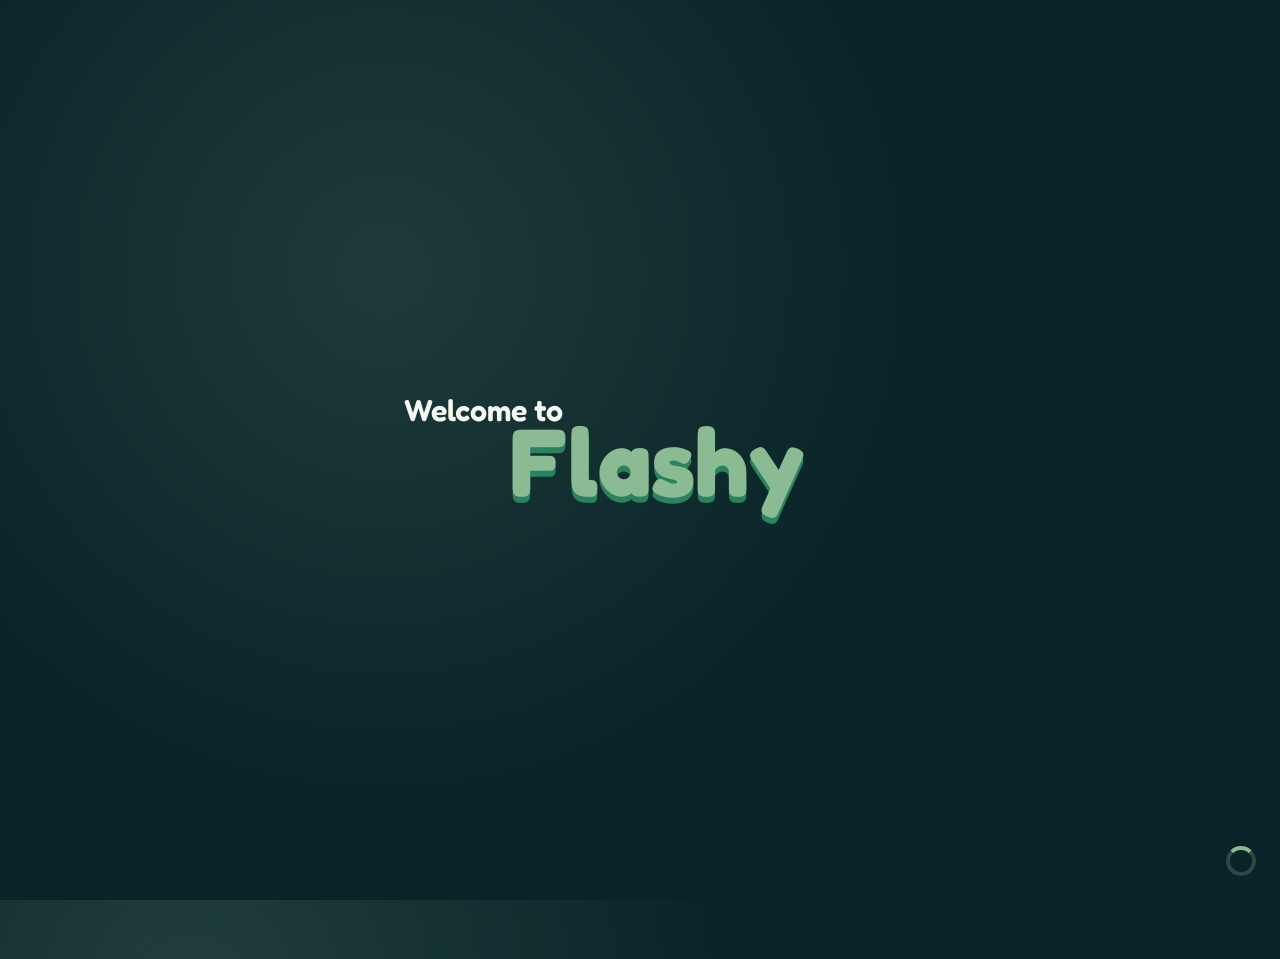
<file: index.html>
<!doctype html>
<html lang="en">
<head>
  <meta charset="utf-8">
  <meta name="viewport" content="width=device-width, initial-scale=1">
  <title>Flashy</title>
  <meta name="theme-color" content="#12544F">
  <meta name="description" content="Math flash cards for Kindergarten through 8th grade">
  <link rel="manifest" href="manifest.webmanifest">
  <link rel="icon" href="f-192.png" type="image/png">
  <link rel="apple-touch-icon" href="f-192.png">
  <meta name="apple-mobile-web-app-capable" content="yes">
  <meta name="apple-mobile-web-app-title" content="Flashy">
  <link rel="preconnect" href="https://fonts.googleapis.com">
  <link rel="preconnect" href="https://fonts.gstatic.com" crossorigin>
  <link href="https://fonts.googleapis.com/css2?family=Fredoka:wght@400;500;600;700&display=swap" rel="stylesheet">
  <link rel="stylesheet" href="style.css">
  <script>
    // Coming back from the Parents/Privacy pages: skip the loading screen (app.js restores the spot).
    try { if (sessionStorage.getItem('flashy-return')) document.documentElement.classList.add('returning'); } catch (e) { /* storage blocked */ }
  </script>
</head>
<body>

  <!-- Loading screen: slides in, then fades away after about 2 seconds -->
  <div class="splash" id="splash" aria-hidden="true">
    <div class="splash-text">
      <span class="splash-welcome">Welcome to</span>
      <span class="splash-name">Flashy</span>
    </div>
    <span class="splash-spinner"></span>
  </div>

  <!-- Top bar: gems, avatar + name + streak fire (tap to open your profile) -->
  <header id="topbar" class="topbar hidden">
    <div class="brand-wrap">
      <div class="brand">Flashy</div>
      <button class="icon-btn fs-btn hidden" id="fs-btn" aria-label="Full screen" title="Full screen (F11)"></button>
    </div>
    <div class="topbar-right">
      <div class="pill gems" title="Gems">
        <svg viewBox="0 0 24 24" class="gem-icon" aria-hidden="true"><path d="M6 3h12l4 6-10 12L2 9z" fill="#7fe3ff"/><path d="M2 9h20L12 21z" fill="#3cb8e0"/><path d="M8 3l4 6 4-6" fill="none" stroke="#fff" stroke-opacity=".6" stroke-width="1.2"/></svg>
        <span id="gem-count">0</span>
      </div>
      <button class="pill player" id="top-profile" aria-label="Your profile: avatar and frame">
        <span id="top-avatar" class="top-avatar"></span>
        <span id="player-name">Student</span>
        <span class="streak" id="streak-wrap" title="Day streak">
          <svg viewBox="0 0 24 32" class="fire" id="fire" aria-hidden="true">
            <path class="fire-outer" d="M12 1C13 8 21 11 21 20a9 9 0 0 1-18 0c0-5 3-7 4-11 1 3 2 4 3 4 0-4 0-8 2-12z"/>
            <path class="fire-inner" d="M12 14c1 3 5 5 5 9a5 5 0 0 1-10 0c0-3 2-4 3-6 0 1 1 2 2 2 0-2-1-3 0-5z"/>
          </svg>
          <span id="streak-count">0</span>
        </span>
      </button>
    </div>
  </header>

  <main id="app">

    <!-- LOGIN -->
    <section id="screen-login" class="screen">
      <div class="editing-label hidden" id="editing-label">
        Currently editing <span class="editing-avatar" id="editing-avatar"></span><span class="editing-name" id="editing-name"></span>
      </div>
      <div class="card login-card">
        <div class="logo-big">÷ × + −</div>
        <h1>Sign in to Flashy!</h1>
        <p class="sub">Fast Math questions for Kindergarten through 8th grade.</p>
        <form id="login-form" autocomplete="off">
          <label for="name-input">Your name</label>
          <input id="name-input" maxlength="16" placeholder="Type your name" required>
          <p class="name-taken hidden" id="name-taken">That name is taken. Please pick a different name.</p>
          <label>Your grade</label>
          <div class="grade-grid" id="login-grades"></div>
          <p class="name-taken hidden" id="grade-missing">Please pick your grade!</p>
          <label>Pick your avatar</label>
          <div class="avatar-pick" id="login-avatars"></div>
          <p class="hint">You can unlock more avatars and frames with gems later!</p>
          <button type="submit" class="btn primary big" id="login-submit">Let's go!</button>
          <button type="button" class="btn ghost big" id="have-account">I have an account!</button>
        </form>
        <div id="accounts-view" class="accounts-view hidden">
          <h2>Pick your account</h2>
          <div class="account-list" id="account-list"></div>
          <button type="button" class="btn ghost big" id="new-account">Make a new account</button>
          <button type="button" class="btn ghost" id="restore-login">Restore from a backup file</button>
        </div>
        <p class="footer-links"><a href="parents.html">For parents</a> · <a href="privacy.html">Privacy</a> · <a href="mailto:asherndahl@gmail.com" class="contact-link">Contact us!</a></p>
      </div>
    </section>

    <!-- READY? -->
    <section id="screen-ready" class="screen hidden">
      <div class="card center-card">
        <h1 class="ready-title">Are you ready to start the course?</h1>
        <div class="seg mode-seg" id="mode-seg">
          <button type="button" data-mode="type" class="active">Type the answer</button>
          <button type="button" data-mode="choice">Multiple choice</button>
        </div>
        <p class="sub" id="ready-details"></p>
        <div class="btn-row">
          <button class="btn primary big" id="ready-yes">Yes!</button>
          <button class="btn ghost big" id="ready-no">No, go back!</button>
        </div>
      </div>
    </section>

    <!-- COUNTDOWN -->
    <section id="screen-countdown" class="screen hidden">
      <div class="countdown" id="countdown-num">3</div>
    </section>

    <!-- QUIZ -->
    <section id="screen-quiz" class="screen hidden">
      <div class="quiz-wrap">
        <div class="quiz-head">
          <button class="btn ghost small" id="quit-btn">✕ Quit</button>
          <div class="progress"><div class="progress-fill" id="progress-fill"></div></div>
          <div class="q-count" id="q-count">1 / 25</div>
          <button class="icon-btn" id="quiz-sound" aria-label="Turn sound off"></button>
        </div>
        <div class="timer" id="timer">
          <div class="timer-track"><div class="timer-fill" id="timer-fill"></div></div>
          <span class="timer-num" id="timer-num">10</span>
        </div>
        <div class="flashcard" id="flashcard">
          <span class="review-tag hidden" id="review-tag">Review question</span>
          <div class="question" id="question">7 × 8</div>
          <div class="equals" id="ask">= ?</div>
        </div>
        <div class="combo-pop hidden" id="combo-pop"></div>
        <form class="answer-row" id="answer-form" autocomplete="off">
          <input id="answer-input" class="answer-input" inputmode="none" maxlength="10" placeholder="?" aria-label="Your answer">
          <button type="submit" class="btn primary big" id="check-btn">Check</button>
        </form>
        <div class="choices hidden" id="choices"></div>
        <div class="feedback" id="feedback">&nbsp;</div>
        <div class="keypad" id="keypad"></div>
        <div class="score-line" id="score-line">Correct: <strong>0</strong></div>
      </div>
      <div class="retry-intro hidden" id="retry-intro">
        <div class="retry-card">
          <div class="retry-title">Second chance!</div>
          <div class="retry-sub" id="retry-sub"></div>
          <small>These won't change your score.</small>
        </div>
      </div>
    </section>

    <!-- RESULTS -->
    <section id="screen-results" class="screen hidden">
      <div class="card center-card results-card">
        <h1 id="result-title">Great job!</h1>
        <p class="result-score"><span id="result-score">0</span> / <span id="result-total">25</span> correct</p>
        <div class="result-stats">
          <div class="rstat"><b id="r-acc">0%</b><span>Accuracy</span></div>
          <div class="rstat"><b id="r-avg">0s</b><span>Avg. per question</span></div>
          <div class="rstat"><b id="r-combo">0</b><span>Best in a row</span></div>
        </div>
        <p class="sub" id="r-retry"></p>
        <p class="gems-line" id="result-gems"></p>
        <div id="r-badges"></div>
        <h3>Time on each question</h3>
        <div class="time-chips" id="r-times"></div>
        <div id="r-missed-wrap">
          <h3>Keep practicing these</h3>
          <div class="missed-list" id="r-missed"></div>
        </div>
        <div class="btn-row">
          <button class="btn primary big" id="again-btn">Play again</button>
          <button class="btn ghost big" id="lobby-btn">Back to lobby</button>
        </div>
      </div>
    </section>

    <!-- TYPING TEST -->
    <section id="screen-typing" class="screen hidden">
      <div class="quiz-wrap">
        <div class="quiz-head">
          <button class="btn ghost small" id="typing-quit">✕ Quit</button>
          <div class="progress"><div class="progress-fill" id="typing-progress"></div></div>
          <div class="q-count typing-count" id="typing-count">Sentence 1 / 10</div>
        </div>
        <div class="typing-card" id="typing-card">
          <div class="typing-text" id="typing-text"></div>
          <input id="typing-input" class="typing-input" autocomplete="off" autocapitalize="off" autocorrect="off" spellcheck="false" aria-label="Type the sentence">
        </div>
        <p class="typing-hint" id="typing-hint">Tap here and start typing!</p>
        <p class="finger-hint" id="finger-hint"></p>
        <div class="kb" id="kb" aria-hidden="true"></div>
      </div>
      <div class="retry-intro hidden" id="typing-cut">
        <div class="retry-card">
          <div class="retry-title" id="typing-cut-title">Nice typing!</div>
          <div class="retry-sub" id="typing-cut-sub">Sentence 2 of 10</div>
        </div>
      </div>
    </section>

    <!-- TYPING DONE: tests, lessons and the placement test -->
    <section id="screen-typedone" class="screen hidden">
      <div class="card center-card">
        <h1 id="type-title">Great typing!</h1>
        <div class="type-stats">
          <div class="type-acc-box">
            <b id="type-acc">100%</b>
            <span>Accuracy</span>
          </div>
          <div class="type-acc-box">
            <b id="type-wpm">0</b>
            <span>Words per minute</span>
          </div>
        </div>
        <p class="type-note hidden" id="type-note"></p>
        <p class="gems-line" id="type-gems"></p>
        <div class="btn-row">
          <button class="btn primary big" id="type-again">Play again</button>
          <button class="btn ghost big" id="type-lobby">Back to lobby</button>
        </div>
      </div>
    </section>

    <!-- TYPING LESSONS -->
    <section id="screen-lessons" class="screen hidden">
      <div class="lessons-wrap">
        <div class="lessons-head">
          <button class="btn ghost small" id="lessons-back">‹ Back</button>
          <h2>Typing lessons</h2>
        </div>
        <p class="sub">Learn one or two new keys at a time. Get 90% accuracy to unlock the next lesson.</p>
        <button type="button" class="placement-card" id="placement-card">
          <span class="placement-ico" aria-hidden="true">🎯</span>
          <span><strong>Placement test</strong><small id="placement-sub"></small></span>
        </button>
        <div class="lesson-list" id="lesson-list"></div>
      </div>
    </section>

    <!-- LOBBY -->
    <section id="screen-lobby" class="screen hidden">

      <div class="tab-panel" id="tab-play">
        <h2>Pick your math</h2>
        <div class="op-grid" id="op-grid"></div>
        <button class="btn primary big wide" id="start-course">Start course</button>

        <h2 class="section-gap">Typing</h2>
        <button type="button" class="lesson-cta" id="lesson-cta">
          <span class="lesson-cta-ico" aria-hidden="true">⌨️</span>
          <span class="lesson-cta-text"><strong>Typing lessons</strong><small id="lesson-cta-sub"></small></span>
          <span class="lesson-go">Go</span>
        </button>
        <h3>Typing test</h3>
        <div class="op-grid" id="typing-grid"></div>
        <button class="btn primary big wide" id="start-typing">Start typing test</button>
      </div>

      <div class="tab-panel hidden" id="tab-rewards">
        <h2>Daily login rewards</h2>
        <p class="sub" id="rewards-sub"></p>
        <div class="path-wrap">
          <button class="path-arrow left" id="path-left" aria-label="Scroll left">‹</button>
          <div class="chest-path" id="chest-track"></div>
          <button class="path-arrow right" id="path-right" aria-label="Scroll right">›</button>
        </div>
        <div class="freeze-card">
          <span class="freeze-ico" aria-hidden="true">❄️</span>
          <span class="freeze-info">
            <strong>Streak freeze</strong>
            <small>Keeps your streak safe if you miss a day. <span id="freeze-count"></span></small>
          </span>
          <button class="btn primary small" id="buy-freeze"></button>
        </div>
      </div>

      <div class="tab-panel hidden" id="tab-stats">
        <h2>My progress</h2>
        <div class="stat-grid" id="stat-grid"></div>
        <h3>Badges <small class="muted" id="badge-count"></small></h3>
        <div class="badge-grid" id="badge-grid"></div>
        <h3>For parents</h3>
        <div class="parent" id="parent-view"></div>
        <h3>Settings</h3>
        <div class="settings">
          <div class="setting-row">
            <span>Sound effects</span>
            <button class="switch" id="sound-switch" role="switch" aria-checked="true" aria-label="Sound effects"><span></span></button>
          </div>
          <div class="setting-row">
            <span>Lobby music</span>
            <button class="switch" id="music-switch" role="switch" aria-checked="true" aria-label="Lobby music"><span></span></button>
          </div>
          <div class="setting-row hidden" id="fs-row">
            <span>Full screen<small class="setting-help">Shortcut: F11</small></span>
            <button class="switch" id="fs-switch" role="switch" aria-checked="false" aria-label="Full screen"><span></span></button>
          </div>
          <div class="setting-row">
            <span>Easier-to-read font</span>
            <button class="switch" id="font-switch" role="switch" aria-checked="false" aria-label="Easier-to-read font"><span></span></button>
          </div>
          <div class="setting-row">
            <span>Save progress to a file<small class="setting-help">Use it to move progress to another device.</small></span>
            <span class="setting-btns">
              <button class="btn primary small" id="backup-btn">Back up</button>
              <button class="btn ghost small" id="restore-btn">Restore</button>
            </span>
          </div>
          <div class="setting-row">
            <span id="install-note">Install Flashy as an app</span>
            <button class="btn primary small hidden" id="install-btn">Install</button>
          </div>
        </div>
        <button class="btn ghost" id="logout-btn">Log Out</button>
        <p class="footer-links"><a href="parents.html">For parents</a> · <a href="privacy.html">Privacy</a> · <a href="mailto:asherndahl@gmail.com" class="contact-link">Contact us!</a></p>
      </div>

      <nav class="tabbar">
        <button class="tab active" data-tab="play">Play</button>
        <button class="tab" data-tab="rewards">Rewards<i class="badge hidden" id="reward-badge"></i></button>
        <button class="tab" data-tab="stats">Progress<i class="badge hidden" id="progress-badge"></i></button>
      </nav>
    </section>
  </main>

  <!-- Banner: welcome back, badges, streak freeze -->
  <div class="welcome hidden" id="welcome" role="status">
    <span class="banner-icon" id="banner-icon" aria-hidden="true">👋</span>
    <span id="welcome-text">Welcome back!</span>
  </div>

  <!-- Bottom notification -->
  <div class="toast hidden" id="toast">
    <span>🎁 You have a daily chest to claim!</span>
    <button class="btn primary small" id="toast-claim">Open</button>
    <button class="toast-x" id="toast-close" aria-label="Dismiss">✕</button>
  </div>

  <!-- Profile: avatars and frames -->
  <div class="modal hidden" id="profile-modal">
    <div class="modal-card profile-card" role="dialog" aria-label="Your profile">
      <button class="modal-x" id="profile-close" aria-label="Close">✕</button>
      <div class="profile-top">
        <span class="pv-avatar" id="pv-avatar"></span>
        <div class="pv-info">
          <h2 id="pv-name">Name</h2>
          <p class="sub" id="pv-sub"></p>
          <span class="pill gems small-pill">
            <svg viewBox="0 0 24 24" class="gem-icon" aria-hidden="true"><path d="M6 3h12l4 6-10 12L2 9z" fill="#7fe3ff"/><path d="M2 9h20L12 21z" fill="#3cb8e0"/></svg>
            <span id="pv-gems">0</span>
          </span>
        </div>
      </div>
      <div class="pv-action-row">
        <strong id="pv-item-name"></strong>
        <button class="btn primary" id="pv-action">Use it</button>
      </div>
      <div class="seg" id="profile-seg">
        <button type="button" data-kind="avatar" class="active">Avatars</button>
        <button type="button" data-kind="frame">Frames</button>
        <button type="button" data-kind="name">Name colors</button>
      </div>
      <div class="item-grid" id="item-grid"></div>
    </div>
  </div>

  <!-- Shown after "Yes sorry" if the browser won't let the window close itself -->
  <div class="bye hidden" id="bye">
    <div class="bye-text">
      <span class="bye-wave" aria-hidden="true">👋</span>
      <strong>Bye! See you next time!</strong>
      <small class="bye-sub hidden" id="bye-sub">Press back again to close Flashy.</small>
      <button class="btn primary big" id="bye-back">Back to Flashy</button>
    </div>
  </div>

  <!-- Contact us: type a message, Send opens the email app with it ready to go -->
  <div class="modal hidden" id="contact-modal">
    <div class="modal-card contact-card" role="dialog" aria-label="Contact us">
      <button class="modal-x" id="contact-close" aria-label="Close">✕</button>
      <h2>Contact us</h2>
      <p class="sub">Questions, ideas, or something not working? Type your message, then pick how to send it. (With Gmail you can also type it there instead.)</p>
      <textarea id="contact-text" rows="5" maxlength="1500" placeholder="Type your message here"></textarea>
      <button class="btn primary big" id="contact-gmail">Send with Gmail</button>
      <div class="contact-more">
        <button class="btn ghost" id="contact-send">Use my email app</button>
        <button class="btn ghost" id="contact-copy">Copy message</button>
      </div>
      <p class="hint">Or email <a href="mailto:asherndahl@gmail.com">asherndahl@gmail.com</a></p>
    </div>
  </div>

  <!-- Quit a course or typing test? -->
  <div class="modal hidden" id="quit-modal">
    <div class="modal-card quit-card" role="dialog" aria-label="Quit">
      <h2 id="quit-title">Are you sure you want to quit?</h2>
      <p class="sub" id="quit-sub">Your progress won't be saved.</p>
      <div class="streak-choices">
        <button class="btn primary big" id="quit-no">No, I accidentally clicked this!</button>
        <button class="btn ghost big danger-btn" id="quit-yes">Yes, I'm sure</button>
      </div>
    </div>
  </div>

  <!-- Lost streak: use streak freezes or restart -->
  <div class="modal hidden" id="streak-modal">
    <div class="modal-card streak-card" role="dialog" aria-label="You lost your streak">
      <svg viewBox="0 0 24 32" class="lost-fire" aria-hidden="true">
        <path d="M12 1C13 8 21 11 21 20a9 9 0 0 1-18 0c0-5 3-7 4-11 1 3 2 4 3 4 0-4 0-8 2-12z" fill="#5b6b6e"/>
        <path d="M12 14c1 3 5 5 5 9a5 5 0 0 1-10 0c0-3 2-4 3-6 0 1 1 2 2 2 0-2-1-3 0-5z" fill="#8a9a9c"/>
      </svg>
      <h2>You lost your streak!</h2>
      <p class="sub" id="sb-text"></p>
      <div class="streak-choices">
        <button class="btn primary big" id="sb-freeze">Use a streak freeze</button>
        <button class="btn ghost big" id="sb-restart">Restart my streak</button>
      </div>
    </div>
  </div>

  <!-- Chest opening modal -->
  <div class="modal hidden" id="chest-modal">
    <div class="modal-card">
      <div class="chest-stage" id="chest-stage">
        <div class="rays"></div>
        <div class="chest-big" id="chest-big"></div>
        <div class="burst" id="burst"></div>
      </div>
      <h2 id="chest-title">Daily chest!</h2>
      <p class="chest-hint" id="chest-hint">Tap the chest to open it!</p>
      <p class="chest-reward" id="chest-reward"></p>
      <button class="btn primary big" id="chest-ok">Awesome!</button>
    </div>
  </div>

  <input type="file" id="restore-file" accept=".json,application/json" hidden>

  <script src="app.js"></script>
</body>
</html>
</file>
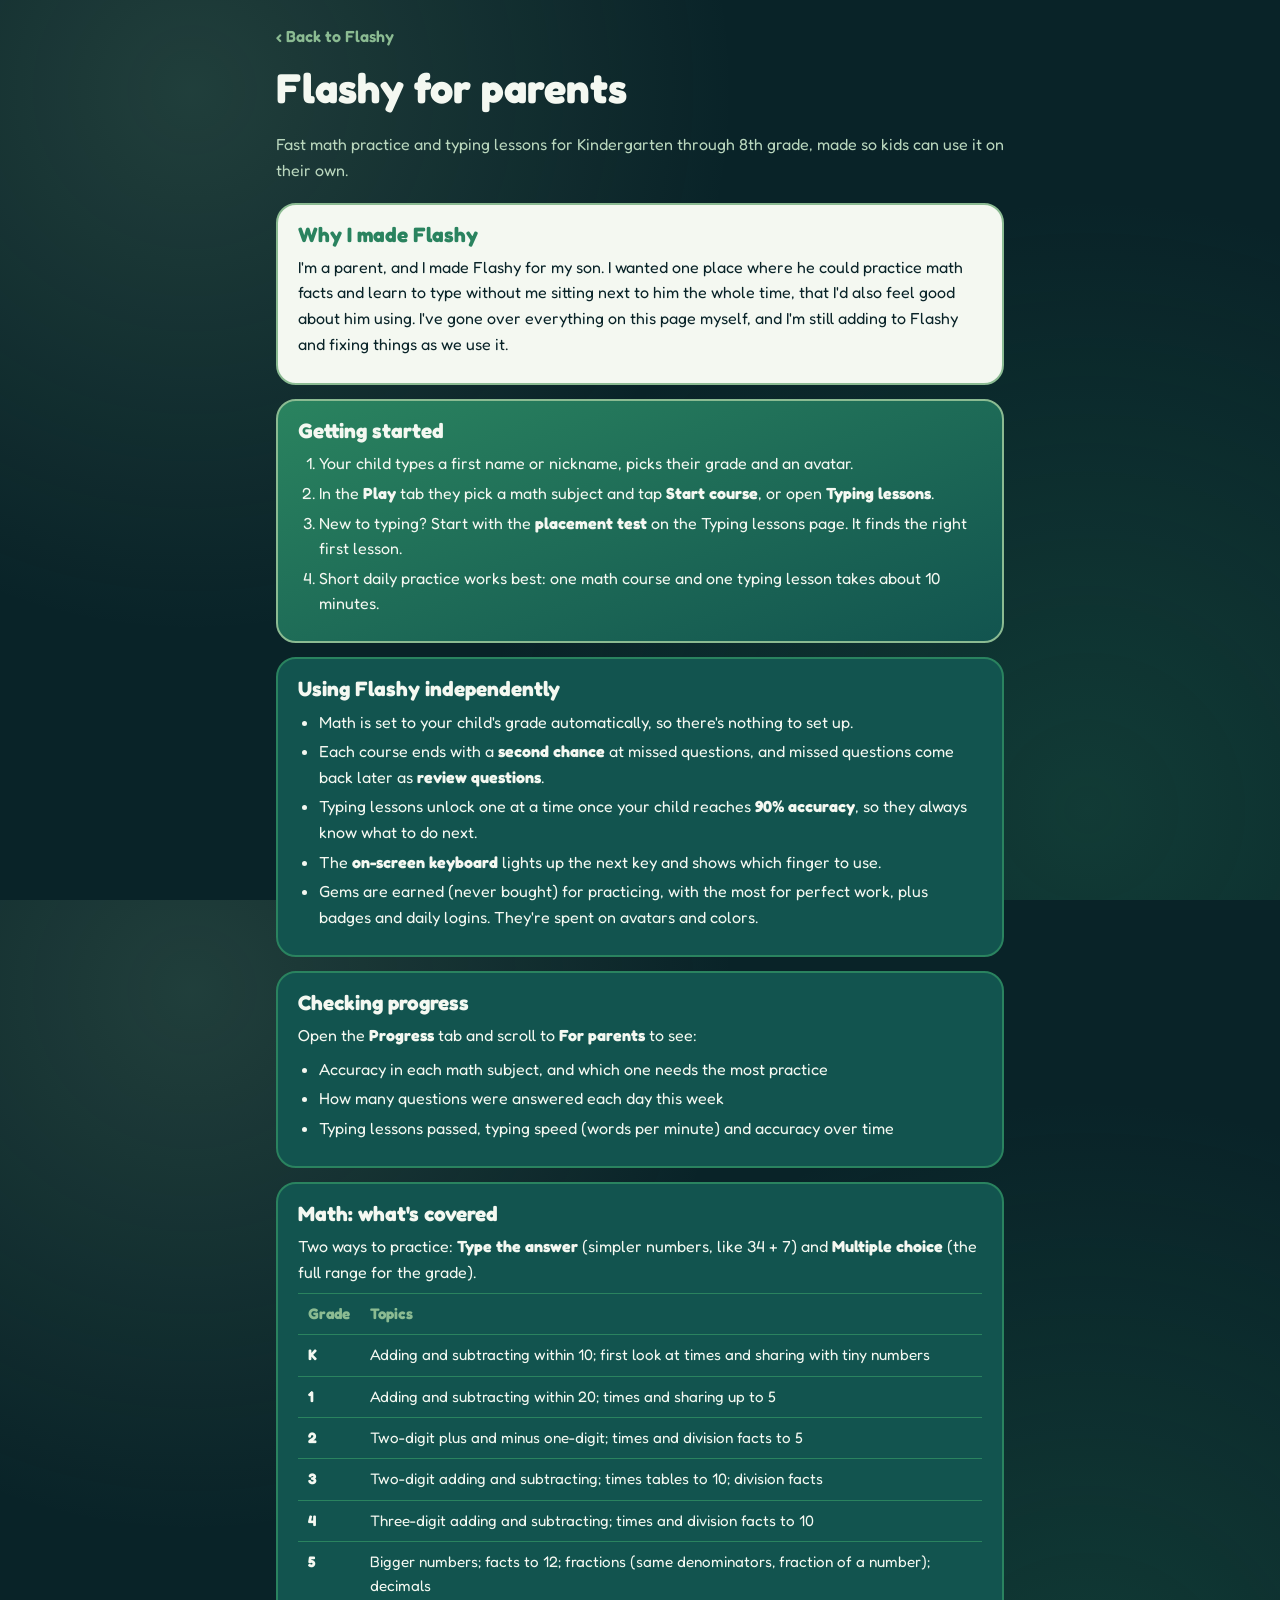
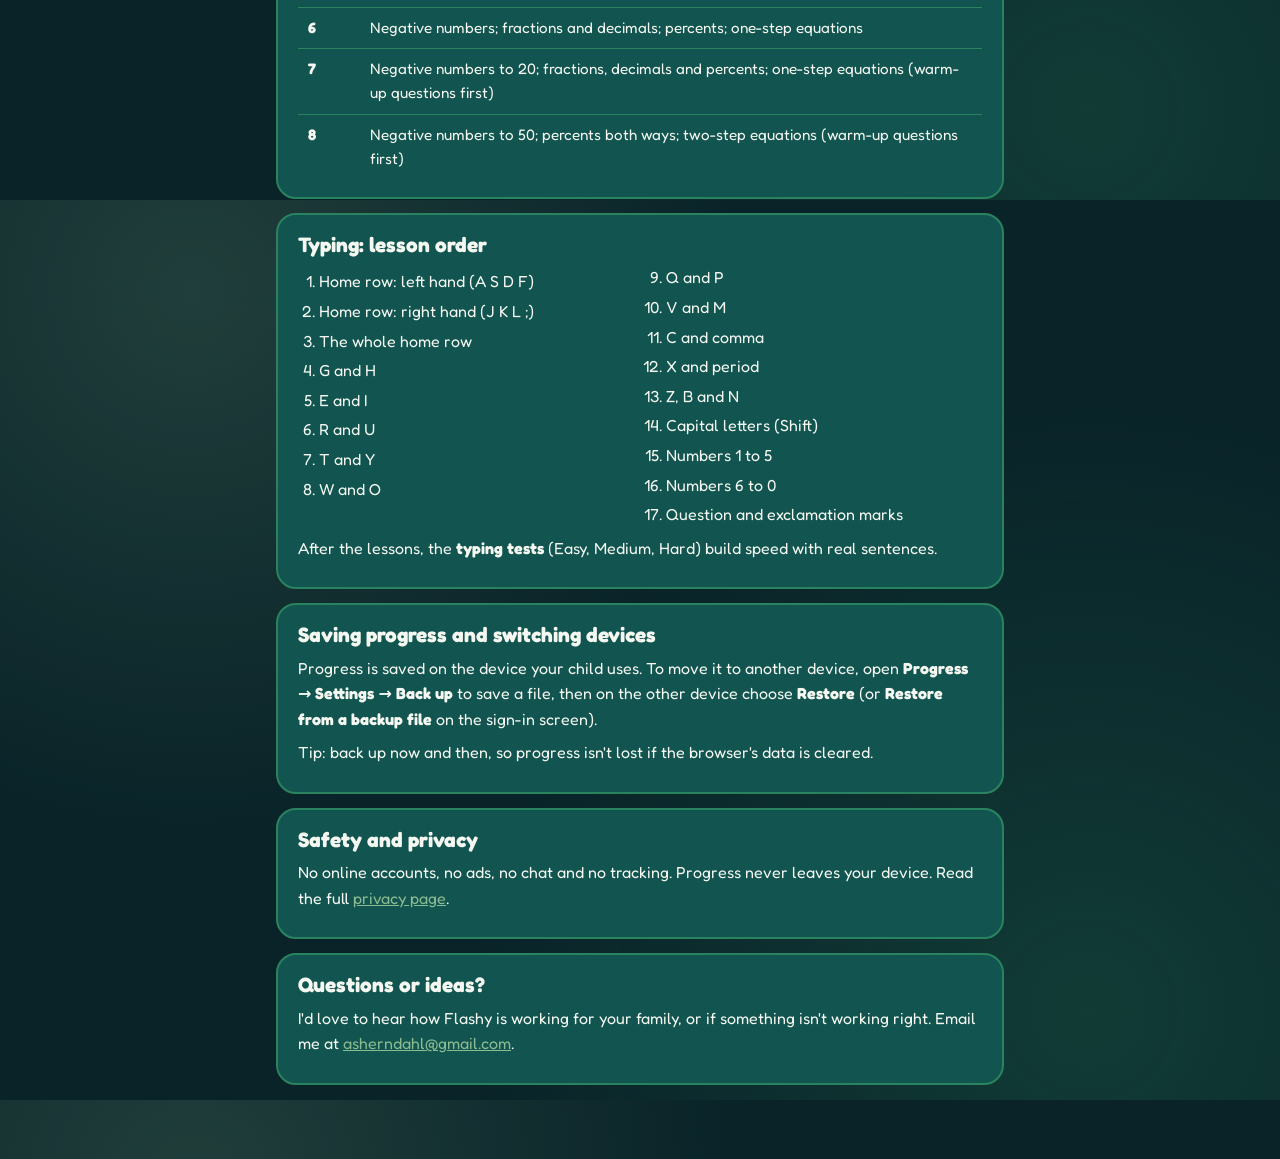
<file: parents.html>
<!doctype html>
<html lang="en">
<head>
  <meta charset="utf-8">
  <meta name="viewport" content="width=device-width, initial-scale=1">
  <title>Flashy for Parents</title>
  <meta name="theme-color" content="#12544F">
  <link rel="icon" href="f-192.png" type="image/png">
  <link rel="preconnect" href="https://fonts.googleapis.com">
  <link rel="preconnect" href="https://fonts.gstatic.com" crossorigin>
  <link href="https://fonts.googleapis.com/css2?family=Fredoka:wght@400;500;600;700&display=swap" rel="stylesheet">
  <link rel="stylesheet" href="style.css">
</head>
<body>
  <main class="doc">
    <a class="doc-back" href="./">‹ Back to Flashy</a>
    <h1>Flashy for parents</h1>
    <p class="sub">Fast math practice and typing lessons for Kindergarten through 8th grade, made so kids can use it on their own.</p>

    <div class="doc-card note">
      <h2>Why I made Flashy</h2>
      <p>I'm a parent, and I made Flashy for my son. I wanted one place where he could practice math facts and learn to type without me sitting next to him the whole time, that I'd also feel good about him using. I've gone over everything on this page myself, and I'm still adding to Flashy and fixing things as we use it.</p>
    </div>

    <div class="doc-card highlight">
      <h2>Getting started</h2>
      <ol>
        <li>Your child types a first name or nickname, picks their grade and an avatar.</li>
        <li>In the <strong>Play</strong> tab they pick a math subject and tap <strong>Start course</strong>, or open <strong>Typing lessons</strong>.</li>
        <li>New to typing? Start with the <strong>placement test</strong> on the Typing lessons page. It finds the right first lesson.</li>
        <li>Short daily practice works best: one math course and one typing lesson takes about 10 minutes.</li>
      </ol>
    </div>

    <div class="doc-card">
      <h2>Using Flashy independently</h2>
      <ul>
        <li>Math is set to your child's grade automatically, so there's nothing to set up.</li>
        <li>Each course ends with a <strong>second chance</strong> at missed questions, and missed questions come back later as <strong>review questions</strong>.</li>
        <li>Typing lessons unlock one at a time once your child reaches <strong>90% accuracy</strong>, so they always know what to do next.</li>
        <li>The <strong>on-screen keyboard</strong> lights up the next key and shows which finger to use.</li>
        <li>Gems are earned (never bought) for practicing, with the most for perfect work, plus badges and daily logins. They're spent on avatars and colors.</li>
      </ul>
    </div>

    <div class="doc-card">
      <h2>Checking progress</h2>
      <p>Open the <strong>Progress</strong> tab and scroll to <strong>For parents</strong> to see:</p>
      <ul>
        <li>Accuracy in each math subject, and which one needs the most practice</li>
        <li>How many questions were answered each day this week</li>
        <li>Typing lessons passed, typing speed (words per minute) and accuracy over time</li>
      </ul>
    </div>

    <div class="doc-card">
      <h2>Math: what's covered</h2>
      <p>Two ways to practice: <strong>Type the answer</strong> (simpler numbers, like 34 + 7) and <strong>Multiple choice</strong> (the full range for the grade).</p>
      <table class="doc-table">
        <thead><tr><th>Grade</th><th>Topics</th></tr></thead>
        <tbody>
          <tr><td>K</td><td>Adding and subtracting within 10; first look at times and sharing with tiny numbers</td></tr>
          <tr><td>1</td><td>Adding and subtracting within 20; times and sharing up to 5</td></tr>
          <tr><td>2</td><td>Two-digit plus and minus one-digit; times and division facts to 5</td></tr>
          <tr><td>3</td><td>Two-digit adding and subtracting; times tables to 10; division facts</td></tr>
          <tr><td>4</td><td>Three-digit adding and subtracting; times and division facts to 10</td></tr>
          <tr><td>5</td><td>Bigger numbers; facts to 12; fractions (same denominators, fraction of a number); decimals</td></tr>
          <tr><td>6</td><td>Negative numbers; fractions and decimals; percents; one-step equations</td></tr>
          <tr><td>7</td><td>Negative numbers to 20; fractions, decimals and percents; one-step equations (warm-up questions first)</td></tr>
          <tr><td>8</td><td>Negative numbers to 50; percents both ways; two-step equations (warm-up questions first)</td></tr>
        </tbody>
      </table>
    </div>

    <div class="doc-card">
      <h2>Typing: lesson order</h2>
      <ol class="doc-cols">
        <li>Home row: left hand (A S D F)</li>
        <li>Home row: right hand (J K L ;)</li>
        <li>The whole home row</li>
        <li>G and H</li>
        <li>E and I</li>
        <li>R and U</li>
        <li>T and Y</li>
        <li>W and O</li>
        <li>Q and P</li>
        <li>V and M</li>
        <li>C and comma</li>
        <li>X and period</li>
        <li>Z, B and N</li>
        <li>Capital letters (Shift)</li>
        <li>Numbers 1 to 5</li>
        <li>Numbers 6 to 0</li>
        <li>Question and exclamation marks</li>
      </ol>
      <p>After the lessons, the <strong>typing tests</strong> (Easy, Medium, Hard) build speed with real sentences.</p>
    </div>

    <div class="doc-card">
      <h2>Saving progress and switching devices</h2>
      <p>Progress is saved on the device your child uses. To move it to another device, open <strong>Progress → Settings → Back up</strong> to save a file, then on the other device choose <strong>Restore</strong> (or <strong>Restore from a backup file</strong> on the sign-in screen).</p>
      <p>Tip: back up now and then, so progress isn't lost if the browser's data is cleared.</p>
    </div>

    <div class="doc-card">
      <h2>Safety and privacy</h2>
      <p>No online accounts, no ads, no chat and no tracking. Progress never leaves your device. Read the full <a href="privacy.html">privacy page</a>.</p>
    </div>

    <div class="doc-card">
      <h2>Questions or ideas?</h2>
      <p>I'd love to hear how Flashy is working for your family, or if something isn't working right. Email me at <a href="mailto:asherndahl@gmail.com">asherndahl@gmail.com</a>.</p>
    </div>
  </main>
</body>
</html>
</file>
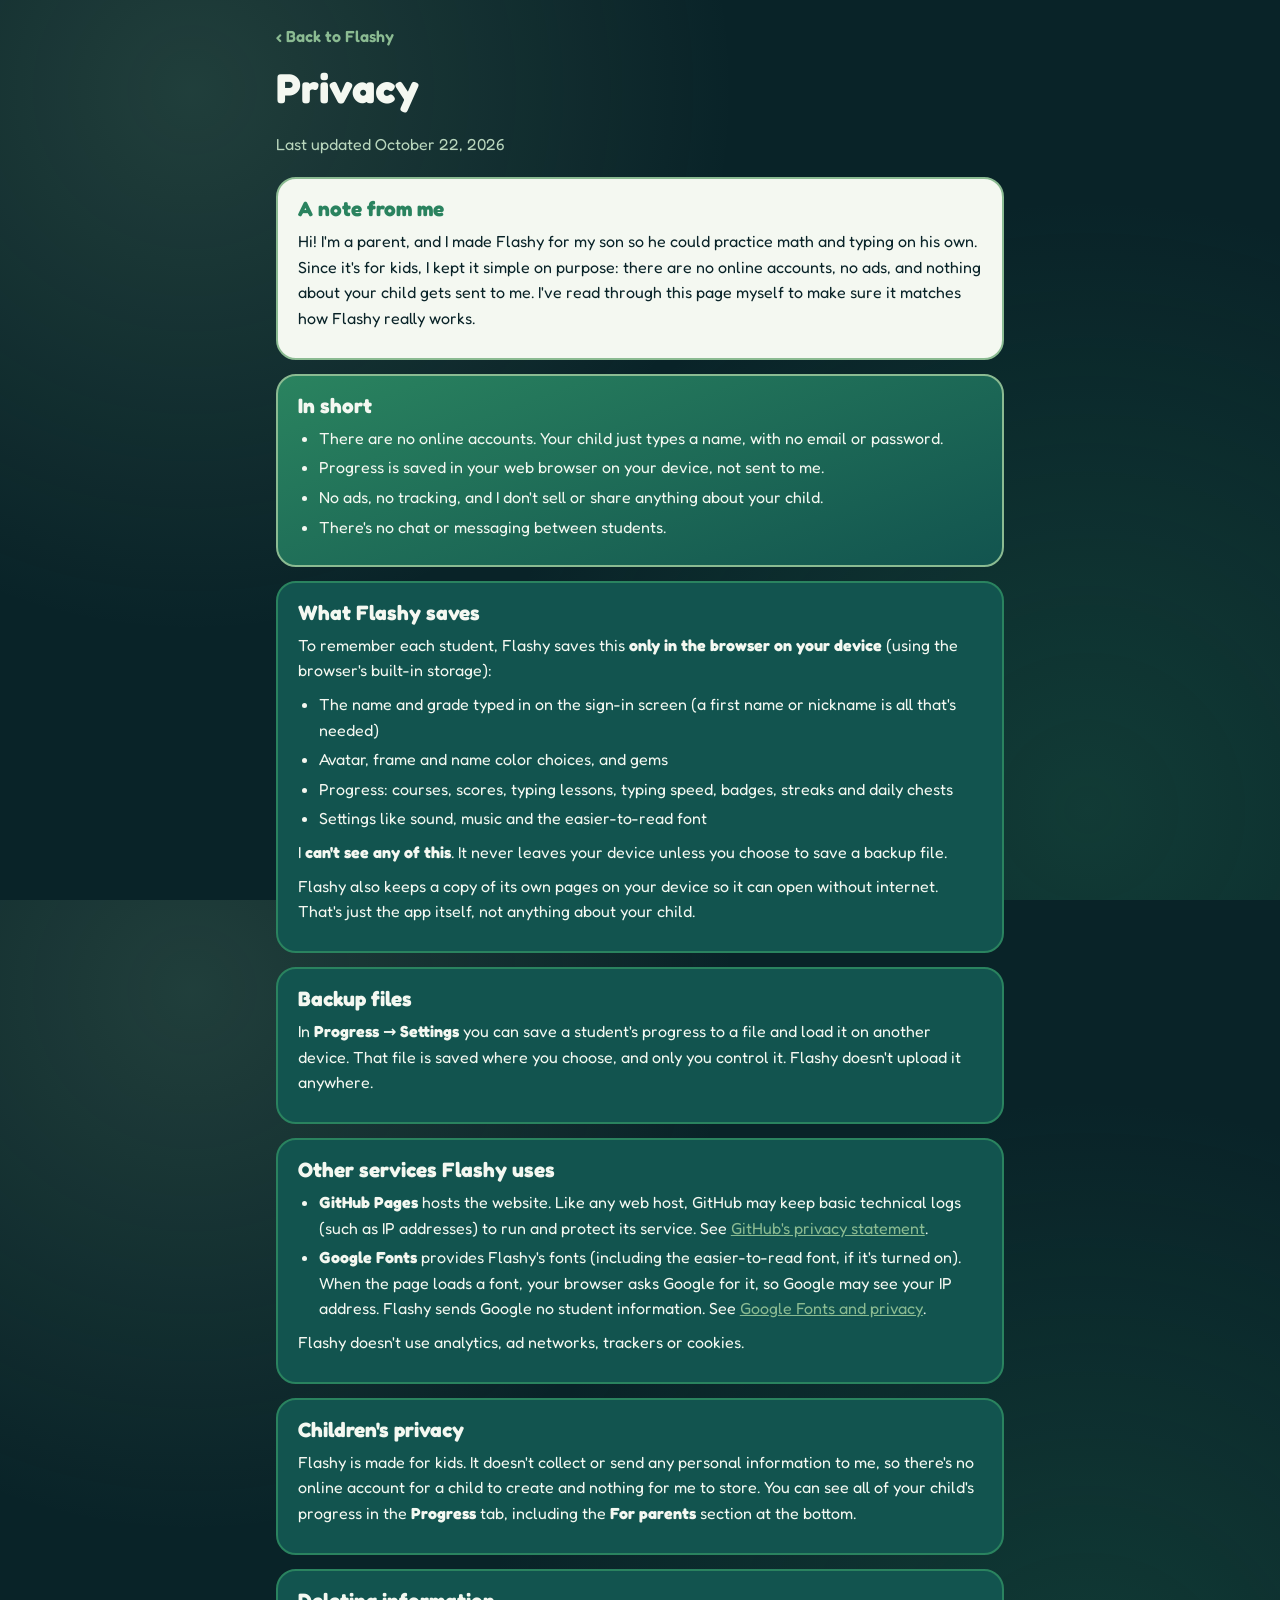
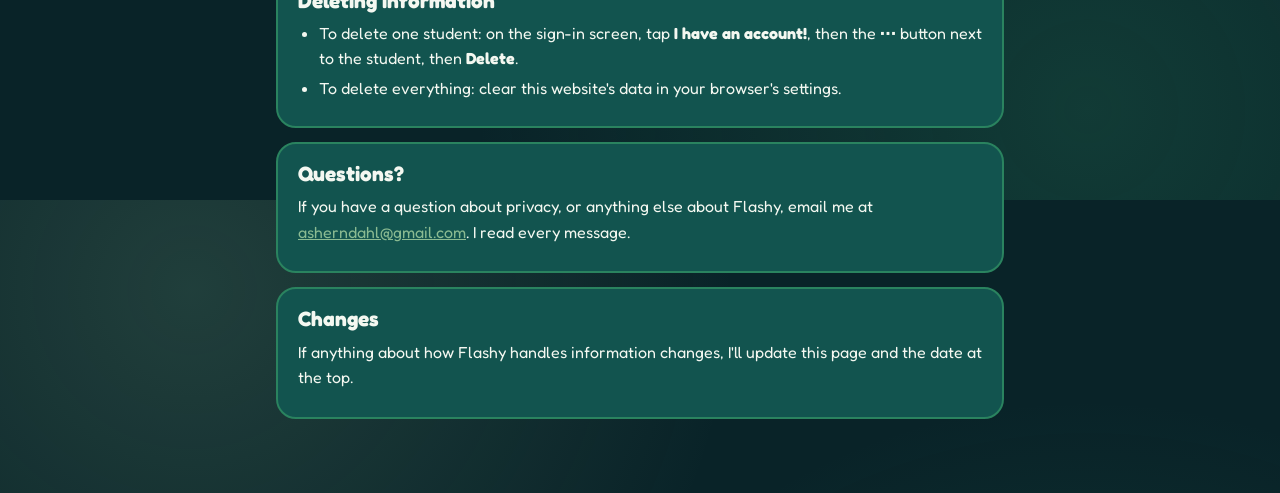
<file: privacy.html>
<!doctype html>
<html lang="en">
<head>
  <meta charset="utf-8">
  <meta name="viewport" content="width=device-width, initial-scale=1">
  <title>Flashy Privacy</title>
  <meta name="theme-color" content="#12544F">
  <link rel="icon" href="f-192.png" type="image/png">
  <link rel="preconnect" href="https://fonts.googleapis.com">
  <link rel="preconnect" href="https://fonts.gstatic.com" crossorigin>
  <link href="https://fonts.googleapis.com/css2?family=Fredoka:wght@400;500;600;700&display=swap" rel="stylesheet">
  <link rel="stylesheet" href="style.css">
</head>
<body>
  <main class="doc">
    <a class="doc-back" href="./">‹ Back to Flashy</a>
    <h1>Privacy</h1>
    <p class="sub">Last updated October 22, 2026</p>

    <div class="doc-card note">
      <h2>A note from me</h2>
      <p>Hi! I'm a parent, and I made Flashy for my son so he could practice math and typing on his own. Since it's for kids, I kept it simple on purpose: there are no online accounts, no ads, and nothing about your child gets sent to me. I've read through this page myself to make sure it matches how Flashy really works.</p>
    </div>

    <div class="doc-card highlight">
      <h2>In short</h2>
      <ul>
        <li>There are no online accounts. Your child just types a name, with no email or password.</li>
        <li>Progress is saved in your web browser on your device, not sent to me.</li>
        <li>No ads, no tracking, and I don't sell or share anything about your child.</li>
        <li>There's no chat or messaging between students.</li>
      </ul>
    </div>

    <div class="doc-card">
      <h2>What Flashy saves</h2>
      <p>To remember each student, Flashy saves this <strong>only in the browser on your device</strong> (using the browser's built-in storage):</p>
      <ul>
        <li>The name and grade typed in on the sign-in screen (a first name or nickname is all that's needed)</li>
        <li>Avatar, frame and name color choices, and gems</li>
        <li>Progress: courses, scores, typing lessons, typing speed, badges, streaks and daily chests</li>
        <li>Settings like sound, music and the easier-to-read font</li>
      </ul>
      <p>I <strong>can't see any of this</strong>. It never leaves your device unless you choose to save a backup file.</p>
      <p>Flashy also keeps a copy of its own pages on your device so it can open without internet. That's just the app itself, not anything about your child.</p>
    </div>

    <div class="doc-card">
      <h2>Backup files</h2>
      <p>In <strong>Progress → Settings</strong> you can save a student's progress to a file and load it on another device. That file is saved where you choose, and only you control it. Flashy doesn't upload it anywhere.</p>
    </div>

    <div class="doc-card">
      <h2>Other services Flashy uses</h2>
      <ul>
        <li><strong>GitHub Pages</strong> hosts the website. Like any web host, GitHub may keep basic technical logs (such as IP addresses) to run and protect its service. See <a href="https://docs.github.com/en/site-policy/privacy-policies/github-general-privacy-statement" target="_blank" rel="noopener">GitHub's privacy statement</a>.</li>
        <li><strong>Google Fonts</strong> provides Flashy's fonts (including the easier-to-read font, if it's turned on). When the page loads a font, your browser asks Google for it, so Google may see your IP address. Flashy sends Google no student information. See <a href="https://developers.google.com/fonts/faq/privacy" target="_blank" rel="noopener">Google Fonts and privacy</a>.</li>
      </ul>
      <p>Flashy doesn't use analytics, ad networks, trackers or cookies.</p>
    </div>

    <div class="doc-card">
      <h2>Children's privacy</h2>
      <p>Flashy is made for kids. It doesn't collect or send any personal information to me, so there's no online account for a child to create and nothing for me to store. You can see all of your child's progress in the <strong>Progress</strong> tab, including the <strong>For parents</strong> section at the bottom.</p>
    </div>

    <div class="doc-card">
      <h2>Deleting information</h2>
      <ul>
        <li>To delete one student: on the sign-in screen, tap <strong>I have an account!</strong>, then the <strong>⋯</strong> button next to the student, then <strong>Delete</strong>.</li>
        <li>To delete everything: clear this website's data in your browser's settings.</li>
      </ul>
    </div>

    <div class="doc-card">
      <h2>Questions?</h2>
      <p>If you have a question about privacy, or anything else about Flashy, email me at <a href="mailto:asherndahl@gmail.com">asherndahl@gmail.com</a>. I read every message.</p>
    </div>

    <div class="doc-card">
      <h2>Changes</h2>
      <p>If anything about how Flashy handles information changes, I'll update this page and the date at the top.</p>
    </div>
  </main>
</body>
</html>
</file>
<file: style.css>
:root {
  --sage: #8BBB92;
  --green: #2A835F;
  --teal: #12544F;
  --night: #092328;
  --cream: #f4f8f1;
  --text: #f4f8f1;
  --muted: #b9d6bd;
  --card: #12544F;
  --card-2: #0e4440;
  --good: #5fd38a;
  --bad: #ff6b6b;
  --gold: #ffd166;
  --radius: 22px;
  --shadow: 0 10px 30px rgba(0, 0, 0, .35);
  --spring: cubic-bezier(.34, 1.25, .64, 1);
}

* { box-sizing: border-box; }

html, body { margin: 0; height: 100%; }

body {
  font-family: "Fredoka", system-ui, sans-serif;
  color: var(--text);
  background:
    radial-gradient(circle at 15% 10%, rgba(139, 187, 146, .18), transparent 40%),
    radial-gradient(circle at 85% 90%, rgba(42, 131, 95, .25), transparent 45%),
    var(--night);
  min-height: 100vh;
  overflow-x: hidden;
}

.hidden { display: none !important; }

/* hide the browser's scrollbar everywhere (pages still scroll normally) */
html, body, * { scrollbar-width: none; }
::-webkit-scrollbar { display: none; }

/* No outline, highlight flash or text selection when tapping buttons and cards.
   Keyboard users still get a soft green ring. */
* { -webkit-tap-highlight-color: transparent; }
button, .op-card, .grade-btn, .key, .tab, .item, .chest-node, .avatar-choice, .account-item, .pill {
  -webkit-user-select: none; user-select: none; -webkit-touch-callout: none;
}
button:focus { outline: none; }
button:focus-visible { outline: 3px solid var(--sage); outline-offset: 3px; }

h1, h2, h3 { margin: 0 0 .5em; line-height: 1.15; }
h2 { font-size: 1.6rem; }
h3 { font-size: 1.1rem; color: var(--sage); margin-top: 1.4em; }
.sub { color: var(--muted); margin: 0 0 1.2em; }

/* ---------- Top bar ---------- */
.topbar {
  position: sticky; top: 0; z-index: 20;
  display: flex; align-items: center; justify-content: space-between; gap: 12px;
  padding: 10px 16px;
  background: rgba(9, 35, 40, .9);
  backdrop-filter: blur(8px);
  border-bottom: 2px solid var(--teal);
}
.brand { font-weight: 700; font-size: 1.3rem; color: var(--sage); }
.brand span { color: var(--text); }
.topbar-right { display: flex; gap: 8px; align-items: center; }
.pill {
  display: flex; align-items: center; gap: 8px;
  background: var(--teal); border: 2px solid var(--green);
  padding: 5px 12px; border-radius: 999px; font-weight: 600;
}
.gem-icon { width: 20px; height: 20px; }
.player #player-name { max-width: 110px; overflow: hidden; text-overflow: ellipsis; white-space: nowrap; }
.streak { display: flex; align-items: center; gap: 3px; }
.fire { width: 20px; height: 26px; filter: drop-shadow(0 0 6px var(--fire-glow, #ff8c1a)); animation: flicker 1.4s ease-in-out infinite; transform-origin: bottom center; }
.fire-outer { fill: var(--fire-outer, #ff7a1a); }
.fire-inner { fill: var(--fire-inner, #ffd23f); }
@keyframes flicker { 0%,100% { transform: scale(1) rotate(-2deg); } 50% { transform: scale(1.08, 1.12) rotate(2deg); } }

/* ---------- Layout ---------- */
#app { max-width: 820px; margin: 0 auto; padding: 20px 16px 110px; }
.screen { animation: fadeIn .32s var(--spring); overflow-x: clip; } /* slide-in animations never make the page scroll sideways */
@keyframes fadeIn { from { opacity: 0; transform: translateY(12px) scale(.98); } to { opacity: 1; transform: none; } }

.card {
  background: linear-gradient(160deg, var(--teal), var(--card-2));
  border: 2px solid var(--green);
  border-radius: var(--radius);
  padding: 28px 22px;
  box-shadow: var(--shadow);
}
.center-card { text-align: center; max-width: 560px; margin: 8vh auto 0; }

/* ---------- Buttons ---------- */
.btn {
  font: inherit; font-weight: 600; cursor: pointer;
  border: none; border-radius: 16px;
  padding: 10px 18px; color: var(--night);
  transition: transform .1s, box-shadow .1s, background .2s;
}
.btn:active { transform: translateY(3px); }
.btn.primary { background: var(--sage); box-shadow: 0 5px 0 var(--green); }
.btn.primary:hover { background: #9fceA6; }
.btn.primary:active { box-shadow: 0 2px 0 var(--green); }
.btn.ghost { background: transparent; color: var(--text); border: 2px solid var(--sage); }
.btn.ghost:hover { background: rgba(139, 187, 146, .15); }
.btn.big { font-size: 1.25rem; padding: 14px 28px; }
.btn.small { font-size: .9rem; padding: 6px 12px; }
.btn.wide { width: 100%; margin-top: 24px; }
.btn-row { display: flex; gap: 14px; justify-content: center; flex-wrap: wrap; margin-top: 10px; }

/* ---------- Login ---------- */
.login-card { max-width: 520px; margin: 6vh auto 0; text-align: center; }
.logo-big { font-size: 2.4rem; font-weight: 700; color: var(--sage); letter-spacing: 6px; }
.login-card h1 { font-size: clamp(1.8rem, 7vw, 2.4rem); }
#login-form { display: flex; flex-direction: column; gap: 10px; text-align: left; }
#login-form label { font-weight: 600; color: var(--sage); margin-top: 6px; }
#login-form button[type="submit"] { margin-top: 16px; }
#have-account { margin-top: 4px; }

.accounts-view { display: flex; flex-direction: column; gap: 12px; animation: panel-in .3s var(--spring); }
.account-list { display: flex; flex-direction: column; gap: 10px; text-align: left; }
.account-item {
  display: flex; align-items: center; gap: 14px; width: 100%;
  font: inherit; color: var(--text); cursor: pointer; text-align: left;
  padding: 12px 14px; border-radius: 18px;
  background: var(--night); border: 2px solid var(--green);
  transition: transform .22s var(--spring), background .15s, border-color .15s;
}
.account-item:hover { background: var(--teal); border-color: var(--sage); transform: translateY(-2px); }
.account-item:active { transform: scale(.97); }
.account-info { display: flex; flex-direction: column; min-width: 0; }
.account-info strong { font-size: 1.2rem; overflow: hidden; text-overflow: ellipsis; white-space: nowrap; }
.account-info small { color: var(--muted); }
input {
  font: inherit; font-size: 1.15rem;
  padding: 12px 14px; border-radius: 14px;
  border: 2px solid var(--green); background: var(--night); color: var(--text);
  outline: none;
}
input:focus { border-color: var(--sage); }

.grade-grid { display: grid; grid-template-columns: repeat(auto-fill, minmax(70px, 1fr)); gap: 8px; }
.grade-btn {
  font: inherit; font-weight: 600; cursor: pointer;
  padding: 12px 6px; border-radius: 14px;
  background: var(--night); color: var(--text);
  border: 2px solid var(--green);
  transition: background .15s, transform .1s;
}
.grade-btn:hover { transform: translateY(-2px); }
.grade-btn.selected { background: var(--sage); color: var(--night); border-color: var(--sage); }
.grade-grid.small .grade-btn { padding: 8px 4px; }

/* ---------- Ready + countdown ---------- */
.ready-title { font-size: 2rem; }
#screen-countdown { display: grid; place-items: center; min-height: 70vh; }
.countdown {
  font-size: min(48vw, 18rem); font-weight: 700; color: var(--sage);
  text-shadow: 0 0 40px rgba(139, 187, 146, .6), 0 10px 0 var(--teal);
}
.countdown.pop { animation: pop .9s ease-out; }
@keyframes pop {
  0% { transform: scale(2.2); opacity: 0; }
  30% { transform: scale(1); opacity: 1; }
  80% { transform: scale(.9); opacity: 1; }
  100% { transform: scale(.5); opacity: 0; }
}

/* ---------- Quiz ---------- */
.quiz-wrap { max-width: 620px; margin: 0 auto; }
.quiz-head { display: flex; align-items: center; gap: 12px; margin-bottom: 22px; }
.progress { flex: 1; height: 14px; background: var(--teal); border-radius: 999px; overflow: hidden; }
.progress-fill { height: 100%; width: 0; background: linear-gradient(90deg, var(--green), var(--sage)); transition: width .3s; }
.q-count { font-weight: 600; min-width: 62px; text-align: right; }

.timer { display: flex; align-items: center; gap: 10px; margin-bottom: 16px; }
.timer-track { flex: 1; height: 12px; background: var(--night); border: 2px solid var(--teal); border-radius: 999px; overflow: hidden; }
.timer-fill { height: 100%; width: 100%; background: var(--gold); border-radius: 999px; transition: background .3s; }
.timer-num {
  width: 44px; height: 44px; display: grid; place-items: center; flex: none;
  border-radius: 50%; background: var(--teal); border: 3px solid var(--gold);
  font-size: 1.3rem; font-weight: 700;
}
.timer.hurry .timer-fill { background: var(--bad); }
.timer.hurry .timer-num { border-color: var(--bad); color: var(--bad); animation: tick-pulse 1s var(--spring) infinite; }
@keyframes tick-pulse { 0% { transform: scale(1.25); } 40%, 100% { transform: scale(1); } }

.flashcard {
  background: var(--cream); color: var(--night);
  border-radius: 28px; padding: 46px 20px 36px;
  text-align: center; box-shadow: 0 10px 0 var(--green), var(--shadow);
  border: 4px solid var(--sage);
}
.flashcard.flip { animation: flip .35s ease; }
@keyframes flip { 0% { transform: rotateX(80deg); opacity: .2; } 100% { transform: none; opacity: 1; } }
.flashcard.right { border-color: var(--good); box-shadow: 0 10px 0 #2f9a59, var(--shadow); }
.flashcard.wrong { border-color: var(--bad); box-shadow: 0 10px 0 #b94141, var(--shadow); animation: shake .35s; }
@keyframes shake { 25% { transform: translateX(-10px); } 75% { transform: translateX(10px); } }
.question { font-size: clamp(2.6rem, 11vw, 5rem); font-weight: 700; }
.equals { font-size: 1.6rem; color: var(--green); font-weight: 600; }

.answer-row { display: flex; gap: 12px; margin-top: 30px; }
.answer-input {
  flex: 1; min-width: 0;
  font-size: 2.2rem; font-weight: 700; text-align: center;
  padding: 10px 14px; border-radius: 18px; border-width: 3px;
  transition: border-color .2s, background .2s, transform .4s var(--spring);
}
.answer-input:focus { transform: scale(1.02); }
.answer-input.right { border-color: var(--good); background: rgba(95, 211, 138, .15); }
.answer-input.wrong { border-color: var(--bad); background: rgba(255, 107, 107, .15); }
.answer-input.nudge { animation: shake .35s; }
.answer-input:disabled { color: var(--text); opacity: 1; }

.feedback {
  text-align: center; font-size: 1.3rem; font-weight: 700; min-height: 1.6em; margin-top: 12px;
  opacity: 0; transform: scale(.6);
}
.feedback.show { animation: pop-in .45s var(--spring) forwards; }
.feedback.good { color: var(--good); }
.feedback.bad { color: var(--bad); }

.keypad { display: grid; grid-template-columns: repeat(3, 1fr); gap: 10px; margin-top: 10px; }
.key {
  font: inherit; font-size: 1.6rem; font-weight: 700; cursor: pointer;
  padding: 12px 0; border-radius: 16px;
  background: var(--teal); color: var(--text);
  border: 2px solid var(--green); box-shadow: 0 5px 0 var(--night);
}
.key:hover { background: var(--green); }
.key.fn { font-size: 1.2rem; color: var(--sage); }
.score-line { text-align: center; margin-top: 22px; color: var(--muted); font-size: 1.1rem; }

/* ---------- Results ---------- */
.stars { font-size: 3.2rem; letter-spacing: 6px; }
.result-score { font-size: 2rem; font-weight: 700; margin: 0 0 .4em; }

/* ---------- Lobby ---------- */
.op-grid { display: grid; grid-template-columns: repeat(auto-fill, minmax(140px, 1fr)); gap: 12px; }
.op-card {
  font: inherit; cursor: pointer; text-align: center;
  padding: 18px 10px; border-radius: 20px;
  background: var(--teal); color: var(--text);
  border: 3px solid var(--green);
  transition: transform .12s, background .15s;
}
.op-card:hover { transform: translateY(-3px); }
.op-card .sym { display: block; font-size: 2.6rem; font-weight: 700; color: var(--sage); line-height: 1; }
.op-card .lbl { font-weight: 600; }
.op-card.selected { background: var(--sage); color: var(--night); border-color: var(--sage); }
.op-card.selected .sym { color: var(--night); }

.tabbar {
  position: fixed; bottom: 0; left: 0; right: 0; z-index: 15;
  display: flex; justify-content: center; gap: 4px;
  background: var(--teal); border-top: 3px solid var(--green);
  padding: 6px 8px calc(6px + env(safe-area-inset-bottom));
}
.tab {
  position: relative; flex: 1; max-width: 200px;
  font: inherit; font-weight: 600; cursor: pointer;
  background: transparent; color: var(--muted); border: none; border-radius: 14px;
  padding: 6px 4px; display: flex; flex-direction: column; align-items: center; gap: 2px;
}
.tab { font-size: 1.1rem; padding: 12px 4px; transition: background .2s, color .2s, transform .22s var(--spring); }
.tab.active { background: var(--night); color: var(--sage); transform: translateY(-3px); }
.badge { position: absolute; top: 6px; right: 14px; width: 12px; height: 12px; border-radius: 50%; background: var(--bad); border: 2px solid var(--teal); }

/* ---------- Chests ---------- */
/* Chest path: one row that scrolls to the right */
.path-wrap { position: relative; }
.chest-path {
  display: flex; align-items: flex-end;
  position: relative;
  overflow-x: auto; scroll-snap-type: x proximity;
  scrollbar-width: none;
  padding: 46px 40px 14px;
  background: linear-gradient(180deg, rgba(18, 84, 79, .5), rgba(18, 84, 79, .2));
  border: 2px solid var(--teal); border-radius: 24px;
}
.chest-path::-webkit-scrollbar { display: none; }
.chest-node {
  flex: 0 0 104px; position: relative; scroll-snap-align: center;
  display: flex; flex-direction: column; align-items: center; gap: 4px;
  font: inherit; color: var(--text); background: none; border: none; padding: 0;
}
/* road between chests */
.chest-node::before {
  content: ""; position: absolute; z-index: 0;
  bottom: 40px; left: -50%; width: 100%; height: 10px;
  background: var(--night); border-radius: 999px;
}
.chest-node:first-child::before { display: none; }
.chest-node.reached::before { background: var(--sage); box-shadow: 0 3px 0 var(--green); }
.node-chest { position: relative; z-index: 1; display: block; width: 76px; height: 70px; }
.node-chest svg { width: 100%; height: 100%; display: block; overflow: visible; }
.chest-node.big { flex-basis: 124px; }
.chest-node.big .node-chest { width: 100px; height: 92px; }
.chest-node .day {
  position: relative; z-index: 1; font-size: .85rem; font-weight: 600; color: var(--muted);
  background: var(--night); padding: 2px 10px; border-radius: 999px;
}
.chest-node.claimed .node-chest { opacity: .7; }
.chest-node.claimed .day { color: var(--good); }
.chest-node.missed .node-chest { filter: grayscale(1) brightness(.6); opacity: .6; }
.chest-node.locked .node-chest { filter: saturate(.5) brightness(.75); }
.chest-node.ready { cursor: pointer; }
.chest-node.ready .node-chest { animation: ready-hop 1.3s var(--spring) infinite; filter: drop-shadow(0 0 14px rgba(255, 209, 102, .8)); }
.chest-node.ready .day { background: var(--gold); color: var(--night); }
.open-bubble {
  position: absolute; z-index: 2; top: -36px;
  background: var(--cream); color: var(--green); font-weight: 700;
  padding: 3px 12px; border-radius: 12px; border: 2px solid var(--sage);
  animation: bubble-bob 1.3s ease-in-out infinite;
}
.open-bubble::after {
  content: ""; position: absolute; left: 50%; bottom: -8px; transform: translateX(-50%);
  border: 6px solid transparent; border-top-color: var(--cream);
}
@keyframes ready-hop {
  0%, 60%, 100% { transform: translateY(0) scale(1); }
  20% { transform: translateY(-10px) scale(1.05, .95); }
  35% { transform: translateY(0) scale(1.08, .9); }
  45% { transform: translateY(-3px) scale(.97, 1.03); }
}
@keyframes bubble-bob { 50% { transform: translateY(-5px); } }
.path-arrow {
  position: absolute; z-index: 3; top: 50%; transform: translateY(-50%);
  width: 36px; height: 36px; border-radius: 50%;
  font: inherit; font-size: 1.5rem; font-weight: 700; line-height: 1; cursor: pointer;
  background: var(--sage); color: var(--night); border: none; box-shadow: 0 4px 0 var(--green);
}
.path-arrow.left { left: -6px; }
.path-arrow.right { right: -6px; }

/* Chest lid swings open */
.chest .chest-lid { transform-box: fill-box; transform-origin: 0% 100%; transition: transform .55s var(--spring); }
.chest.open .chest-lid { transform: translate(-6px, -16px) rotate(-32deg); }
.chest .chest-inside { opacity: 0; transition: opacity .2s; }
.chest.open .chest-inside { opacity: 1; }



/* ---------- Stats ---------- */
.stat-grid { display: grid; grid-template-columns: repeat(auto-fill, minmax(150px, 1fr)); gap: 12px; margin-bottom: 24px; }
.stat { background: var(--teal); border: 2px solid var(--green); border-radius: 18px; padding: 16px; }
.stat .num { font-size: 1.9rem; font-weight: 700; color: var(--sage); }
.stat .lbl { color: var(--muted); font-size: .9rem; }

/* ---------- Welcome back ---------- */
.welcome {
  position: fixed; z-index: 35; top: 74px; left: 50%; transform: translateX(-50%);
  display: flex; align-items: center; gap: 12px;
  width: max-content; max-width: calc(100% - 32px);
  padding: 14px 22px; border-radius: 20px;
  background: var(--sage); color: var(--night);
  font-size: 1.35rem; font-weight: 700;
  box-shadow: 0 6px 0 var(--green), var(--shadow);
  animation: welcome-in .4s var(--spring);
}
.welcome #welcome-text { overflow: hidden; text-overflow: ellipsis; white-space: nowrap; }
.welcome.leaving { animation: welcome-out .3s ease-in forwards; }
.banner-icon { font-size: 1.8rem; display: inline-block; transform-origin: 70% 80%; }
.banner-icon.waving { animation: wave 1.2s ease-in-out 2; }
@keyframes wave {
  0%, 60%, 100% { transform: rotate(0); }
  10%, 30% { transform: rotate(18deg); }
  20%, 40% { transform: rotate(-10deg); }
}
@keyframes welcome-in { from { opacity: 0; transform: translate(-50%, -30px) scale(.9); } to { opacity: 1; transform: translate(-50%, 0); } }
@keyframes welcome-out { to { opacity: 0; transform: translate(-50%, -30px) scale(.9); } }

/* ---------- Toast ---------- */
.toast {
  position: fixed; left: 50%; bottom: 90px; transform: translateX(-50%);
  z-index: 30; width: calc(100% - 32px); max-width: 480px;
  display: flex; align-items: center; gap: 10px;
  background: var(--green); color: var(--cream); font-weight: 600;
  padding: 12px 14px; border-radius: 18px; border: 3px solid var(--sage);
  box-shadow: var(--shadow);
  animation: slideUp .45s cubic-bezier(.2, 1.4, .4, 1);
}
.toast span { flex: 1; }
.toast-x { background: none; border: none; font-size: 1.1rem; cursor: pointer; color: var(--cream); }
@keyframes slideUp { from { transform: translate(-50%, 140%); } to { transform: translate(-50%, 0); } }

/* ---------- Modal ---------- */
.modal {
  position: fixed; inset: 0; z-index: 40;
  display: grid; place-items: center; padding: 16px;
  background: rgba(9, 35, 40, .8); backdrop-filter: blur(4px);
}
.modal-card {
  background: linear-gradient(160deg, var(--teal), var(--card-2));
  border: 3px solid var(--gold); border-radius: 26px;
  padding: 28px 24px; text-align: center; max-width: 380px; width: 100%;
  box-shadow: var(--shadow); animation: pop-in .4s cubic-bezier(.2, 1.4, .4, 1);
}
@keyframes pop-in { from { transform: scale(.6); opacity: 0; } to { transform: none; opacity: 1; } }
.modal-card { overflow: hidden; }
.chest-stage { position: relative; height: 210px; display: grid; place-items: center; cursor: pointer; }
.chest-big { position: relative; z-index: 1; width: 170px; height: 156px; }
.chest-stage.big .chest-big { width: 200px; height: 184px; }
.chest-big svg { width: 100%; height: 100%; overflow: visible; }
.chest-stage.idle .chest-big { animation: idle-bob 1.4s ease-in-out infinite; }
.chest-stage.shaking .chest-big { animation: wobble 1.2s ease-in-out forwards; }
.chest-stage.opened .chest-big { animation: pop-open .7s var(--spring); }
.chest-stage:not(.idle) { cursor: default; }
@keyframes idle-bob {
  0%, 100% { transform: translateY(0) rotate(0); }
  50% { transform: translateY(-8px) rotate(-2deg); }
}
@keyframes wobble {
  0% { transform: rotate(0); }
  10% { transform: rotate(-5deg); }
  20% { transform: rotate(5deg); }
  30% { transform: rotate(-8deg) scale(1.03); }
  40% { transform: rotate(8deg) scale(1.03); }
  50% { transform: rotate(-11deg) scale(1.06); }
  60% { transform: rotate(11deg) scale(1.06); }
  70% { transform: rotate(-14deg) scale(1.08); }
  80% { transform: rotate(14deg) scale(1.08); }
  90% { transform: rotate(0) scale(1.15, .82); }
  100% { transform: rotate(0) scale(1.2, .78); }
}
@keyframes pop-open {
  0% { transform: scale(1.2, .78); }
  40% { transform: scale(.88, 1.18) translateY(-18px); }
  70% { transform: scale(1.06, .95); }
  100% { transform: none; }
}

/* spinning light rays behind the chest */
.rays {
  position: absolute; width: 320px; height: 320px; border-radius: 50%;
  background: repeating-conic-gradient(rgba(255, 209, 102, .45) 0 10deg, transparent 10deg 30deg);
  -webkit-mask: radial-gradient(circle, #000 20%, transparent 70%);
  mask: radial-gradient(circle, #000 20%, transparent 70%);
  opacity: 0; transform: scale(.3);
  transition: opacity .4s, transform .7s var(--spring);
}
.chest-stage.opened .rays { opacity: 1; transform: scale(1); animation: spin 8s linear infinite; }
@keyframes spin { to { rotate: 360deg; } }

.burst { position: absolute; z-index: 2; left: 50%; top: 45%; pointer-events: none; }
.particle {
  position: absolute; left: -8px; top: -8px; width: 16px; height: 16px;
  animation: fly 1.1s cubic-bezier(.15, .8, .3, 1) both;
}
.particle.gem { background: linear-gradient(135deg, #d6f8ff, #3cb8e0); clip-path: polygon(50% 0, 100% 40%, 50% 100%, 0 40%); width: 20px; height: 20px; }
.particle.confetti { width: 10px; height: 14px; border-radius: 3px; }
@keyframes fly {
  0% { transform: translate(0, 0) scale(.2) rotate(0); opacity: 1; }
  75% { opacity: 1; }
  100% { transform: translate(var(--dx), var(--dy)) scale(1) rotate(var(--r)); opacity: 0; }
}

.chest-hint { color: var(--sage); font-weight: 600; margin: 0; animation: bubble-bob 1.2s ease-in-out infinite; }
.chest-reward { font-size: 2.2rem; font-weight: 700; color: var(--gold); min-height: 1.3em; margin: .2em 0 .6em; }

/* ---------- Bouncy, springy interactions ---------- */
.btn, .op-card, .grade-btn, .key, .chest-slot {
  transition: transform .22s var(--spring), background .15s, box-shadow .15s, border-color .15s, color .15s;
}
.btn:hover, .op-card:hover, .grade-btn:hover, .key:hover { transform: translateY(-2px) scale(1.02); }
.btn:active, .op-card:active, .grade-btn:active, .key:active, .tab:active {
  transform: scale(.95); transition-duration: .06s;
}
.op-card.selected, .grade-btn.selected { animation: select-pop .28s var(--spring); }
.bounce { animation: bounce .3s var(--spring) !important; }
@keyframes bounce {
  0% { transform: scale(1); }
  35% { transform: scale(.93); }
  70% { transform: scale(1.03); }
  100% { transform: scale(1); }
}
@keyframes select-pop {
  0% { transform: scale(.95); }
  60% { transform: scale(1.03); }
  100% { transform: scale(1); }
}
.panel-in { animation: panel-in .3s var(--spring); }
@keyframes panel-in {
  from { opacity: 0; transform: translateY(12px) scale(.99); }
  to { opacity: 1; transform: none; }
}

@media (prefers-reduced-motion: reduce) {
  *, *::before, *::after { animation-duration: .01ms !important; transition-duration: .01ms !important; }
}

@media (max-width: 520px) {
  .brand { font-size: 1.05rem; }
  .pill { padding: 4px 9px; gap: 5px; font-size: .9rem; }
  .player #player-name { max-width: 70px; }
  .ready-title { font-size: 1.6rem; }
}

/* ================= Avatars & frames ================= */
/* Square avatar tiles; the face fills the tile. Frames are a border of the same
   rounded square whose colors flow around the edge (an animated gradient angle). */
@property --a { syntax: '<angle>'; inherits: false; initial-value: 0deg; }
@keyframes flow { to { --a: 360deg; } }
.av {
  --size: 40px;
  position: relative; isolation: isolate; flex: none;
  display: inline-grid; place-items: center;
  width: var(--size); height: var(--size); border-radius: 26%;
  padding: calc(var(--size) * .08);
}
.av::before { content: ""; position: absolute; inset: 0; z-index: -1; border-radius: 26%; background: transparent; }
.av-face {
  width: 100%; height: 100%; border-radius: 20%; overflow: hidden;
  display: grid; place-items: center;
  font-size: calc(var(--size) * .74); line-height: 1;
  box-shadow: inset 0 -4px 0 rgba(0, 0, 0, .18), inset 0 2px 0 rgba(255, 255, 255, .25);
}
.av-face .face-svg { width: 84%; height: 84%; }
.frame-none { padding: 0; }
.frame-none .av-face { border-radius: 24%; }
.frame-classic::before { background: var(--sage); }
.frame-gold::before { background: conic-gradient(from var(--a), #fff3b0, #ffd23f, #c98a00, #ffe680, #ffd23f, #fff3b0); animation: flow 6s linear infinite; }
.frame-gold { box-shadow: 0 0 10px rgba(255, 210, 63, .5); }
.frame-ice::before { background: conic-gradient(from var(--a), #e0fbff, #7fd3ff, #fff, #3cb8e0, #bff4ff, #e0fbff); animation: flow 5s linear infinite; }
.frame-ice { animation: ice-glow 2.4s ease-in-out infinite; }
.frame-fire::before { background: conic-gradient(from var(--a), #ff3d00, #ff9a1a, #ffd23f, #ff5e1a, #ff2a00, #ffb02e, #ff3d00); animation: flow 1.6s linear infinite; }
.frame-fire { animation: fire-glow .5s ease-in-out infinite alternate; }
.frame-neon::before { background: conic-gradient(from var(--a), #ff2bd6, #7a5cff, #00e5ff, #ff2bd6); animation: flow 3s linear infinite; }
.frame-neon { animation: neon-glow 1.6s ease-in-out infinite; }
.frame-rainbow::before { background: conic-gradient(from var(--a), #ff4d4d, #ffb84d, #fff04d, #5dff7a, #4dc3ff, #9b6bff, #ff4dd2, #ff4d4d); animation: flow 2.5s linear infinite; }
.frame-rainbow { box-shadow: 0 0 12px rgba(255, 255, 255, .35); }
.frame-galaxy::before {
  background:
    radial-gradient(circle at 12% 12%, #fff 0 2.5%, transparent 3.5%),
    radial-gradient(circle at 90% 70%, #fff 0 2%, transparent 3%),
    radial-gradient(circle at 88% 10%, #fff 0 1.5%, transparent 2.5%),
    radial-gradient(circle at 8% 86%, #fff 0 1.8%, transparent 2.8%),
    conic-gradient(from var(--a), #1a0b4b, #6d28d9, #ec4899, #3b82f6, #1a0b4b);
  animation: flow 7s linear infinite;
}
.frame-galaxy { animation: galaxy-glow 3s ease-in-out infinite; }
.frame-lightning::before { background: conic-gradient(from var(--a), #fff9c4, #ffe600, #fff, #ffb300, #fff176, #ffe600, #fff9c4); animation: flow 1s linear infinite, zap 1.8s steps(1) infinite; }
.frame-lightning { animation: zap-glow 1.8s steps(1) infinite; }
.frame-candy::before { background: repeating-conic-gradient(from var(--a), #ff7ab6 0 22.5deg, #fff 22.5deg 45deg); animation: flow 4s linear infinite; }
.frame-candy { box-shadow: 0 0 10px rgba(255, 122, 182, .55); }
.frame-ocean::before { background: conic-gradient(from var(--a), #0ea5e9, #22d3ee, #1e40af, #38bdf8, #a5f3fc, #0ea5e9); animation: flow 4s linear infinite; }
.frame-ocean { animation: ocean-glow 2.6s ease-in-out infinite; }
.frame-sunset::before { background: conic-gradient(from var(--a), #ff7e5f, #feb47b, #ff5e99, #7b2ff7, #ff7e5f); animation: flow 3.5s linear infinite; }
.frame-sunset { box-shadow: 0 0 12px rgba(255, 126, 95, .6); }
.frame-toxic::before { background: conic-gradient(from var(--a), #a3ff12, #39ff14, #0b3d0b, #c6ff4d, #39ff14, #a3ff12); animation: flow 2s linear infinite; }
.frame-toxic { animation: toxic-glow 1.2s ease-in-out infinite; }
.frame-lava::before { background: conic-gradient(from var(--a), #2b0000, #ff3d00, #ffb300, #7a0000, #ff5a00, #2b0000); animation: flow 5s linear infinite; }
.frame-lava { animation: fire-glow 1.2s ease-in-out infinite alternate; }
.frame-shadow::before { background: conic-gradient(from var(--a), #000, #3b0764, #111827, #7c3aed, #000); animation: flow 3s linear infinite; }
.frame-shadow { animation: shadow-glow 2.4s ease-in-out infinite; }
.frame-aurora::before { background: conic-gradient(from var(--a), #22d3ee, #a7f3d0, #818cf8, #f0abfc, #34d399, #22d3ee); animation: flow 4s linear infinite; }
.frame-aurora { animation: aurora-glow 3s ease-in-out infinite; }
.frame-diamond::before { background: conic-gradient(from var(--a), #fff, #bae6fd, #e0f2fe, #fff, #93c5fd, #f0f9ff, #fff); animation: flow 2.5s linear infinite, zap 2.4s steps(1) infinite; }
.frame-diamond { animation: diamond-glow 2.4s ease-in-out infinite; }
.frame-legendary::before { background: conic-gradient(from var(--a), #ffd23f, #ff4dd2, #4dc3ff, #5dff7a, #ffd23f); animation: flow 1.2s linear infinite; }
.frame-legendary { animation: legendary-glow 1s ease-in-out infinite alternate; }
@keyframes ocean-glow { 0%, 100% { box-shadow: 0 0 6px rgba(34, 211, 238, .4); } 50% { box-shadow: 0 0 16px rgba(34, 211, 238, .85); } }
@keyframes toxic-glow { 0%, 100% { box-shadow: 0 0 8px rgba(57, 255, 20, .45); } 50% { box-shadow: 0 0 20px rgba(163, 255, 18, .95); } }
@keyframes shadow-glow { 0%, 100% { box-shadow: 0 0 10px rgba(124, 58, 237, .5); } 50% { box-shadow: 0 0 18px rgba(0, 0, 0, .9), 0 0 8px rgba(124, 58, 237, .8); } }
@keyframes aurora-glow { 0%, 100% { box-shadow: 0 0 12px rgba(34, 211, 238, .6); } 50% { box-shadow: 0 0 16px rgba(240, 171, 252, .8); } }
@keyframes diamond-glow { 0%, 100% { box-shadow: 0 0 8px rgba(255, 255, 255, .5); } 50% { box-shadow: 0 0 20px rgba(186, 230, 253, .95); } }
@keyframes legendary-glow { from { box-shadow: 0 0 10px rgba(255, 210, 63, .7); } to { box-shadow: 0 0 24px rgba(255, 77, 210, .9), 0 0 8px #ffd23f; } }
@keyframes ice-glow { 0%, 100% { box-shadow: 0 0 6px rgba(127, 211, 255, .4); } 50% { box-shadow: 0 0 16px rgba(127, 211, 255, .9); } }
@keyframes fire-glow { from { box-shadow: 0 0 8px rgba(255, 94, 26, .6); } to { box-shadow: 0 -3px 18px rgba(255, 154, 26, .95); } }
@keyframes neon-glow { 0%, 100% { box-shadow: 0 0 14px #ff2bd6; } 50% { box-shadow: 0 0 18px #00e5ff; } }
@keyframes galaxy-glow { 0%, 100% { box-shadow: 0 0 10px rgba(109, 40, 217, .6); } 50% { box-shadow: 0 0 18px rgba(236, 72, 153, .8); } }
@keyframes zap { 0%, 100% { filter: none; } 8% { filter: brightness(1.8); } 12% { filter: none; } 16% { filter: brightness(2); } 20% { filter: none; } }
@keyframes zap-glow { 0%, 100% { box-shadow: 0 0 8px rgba(255, 230, 0, .5); } 8%, 16% { box-shadow: 0 0 22px #ffe600; } 12%, 20% { box-shadow: 0 0 8px rgba(255, 230, 0, .5); } }

/* Top bar profile button */
button.pill { font: inherit; color: var(--text); cursor: pointer; }
.pill.player { padding-left: 5px; }
.pill.player:hover { border-color: var(--sage); }
.top-avatar { display: inline-flex; }

/* Sign-up avatar picker */
.avatar-pick { display: grid; grid-template-columns: repeat(6, 1fr); gap: 8px; }
.avatar-choice {
  display: grid; place-items: center; padding: 6px 0; cursor: pointer;
  background: var(--night); border: 2px solid var(--green); border-radius: 16px;
}
.avatar-choice.selected { border-color: var(--sage); background: var(--teal); box-shadow: 0 0 0 3px rgba(139, 187, 146, .35); }
.hint { margin: 0; color: var(--muted); font-size: .9rem; }

/* ================= Profile modal ================= */
.modal-card.profile-card { position: relative; max-width: 560px; max-height: 92vh; overflow-y: auto; scrollbar-width: none; border-color: var(--sage); padding: 22px 18px; }
.modal-card.profile-card::-webkit-scrollbar { display: none; }
.modal-x {
  position: absolute; top: 12px; right: 12px; width: 36px; height: 36px; border-radius: 50%;
  font: inherit; font-size: 1.1rem; cursor: pointer;
  background: var(--night); color: var(--text); border: 2px solid var(--green);
}
.profile-top { display: flex; align-items: center; gap: 18px; text-align: left; margin-bottom: 14px; }
.pv-avatar { display: inline-flex; }
.pv-avatar.unlocked { animation: unlock-pop .6s var(--spring); }
@keyframes unlock-pop { 0% { transform: scale(1); } 35% { transform: scale(1.18) rotate(-6deg); } 70% { transform: scale(.96) rotate(3deg); } 100% { transform: none; } }
.pv-info h2 { margin: 0; }
.pv-info .sub { margin: 2px 0 8px; }
.small-pill { display: inline-flex; padding: 3px 10px; }
.pv-action-row {
  display: flex; align-items: center; justify-content: space-between; gap: 12px;
  background: var(--night); border-radius: 16px; padding: 10px 12px; margin-bottom: 14px;
}
.pv-action-row strong { font-size: 1.1rem; }
.pv-action-row .btn:disabled { opacity: .6; cursor: default; transform: none; }
.seg { display: flex; background: var(--night); border-radius: 14px; padding: 4px; margin-bottom: 14px; }
.seg button {
  flex: 1; font: inherit; font-weight: 600; cursor: pointer;
  padding: 8px; border: none; border-radius: 10px; background: transparent; color: var(--muted);
}
.seg button.active { background: var(--sage); color: var(--night); }
#profile-seg button { white-space: nowrap; padding: 8px 4px; font-size: .95rem; }
.item-grid { display: grid; grid-template-columns: repeat(auto-fill, minmax(96px, 1fr)); gap: 10px; }
.item {
  position: relative; display: flex; flex-direction: column; align-items: center; gap: 4px;
  font: inherit; color: var(--text); cursor: pointer;
  padding: 12px 4px 8px; border-radius: 18px;
  background: var(--night); border: 2px solid var(--green);
}
.item.selected { border-color: var(--gold); background: var(--teal); }
.item-face { position: relative; display: grid; place-items: center; }
.item.locked .item-face .av { opacity: .4; filter: grayscale(.5); }
.lock { position: absolute; inset: 0; display: grid; place-items: center; }
.lock svg { width: 26px; height: 26px; filter: drop-shadow(0 2px 3px rgba(0, 0, 0, .5)); }
.item-name { font-weight: 600; font-size: .9rem; }
.item.locked .item-name { color: var(--muted); }
.item-price { display: inline-flex; align-items: center; gap: 3px; font-size: .85rem; font-weight: 700; color: var(--gold); }
.item-price .gem-icon { width: 14px; height: 14px; }
.item-tag { font-size: .78rem; color: var(--muted); }
.item-tag.on { color: var(--good); font-weight: 700; }

/* ================= Quiz extras ================= */
.icon-btn {
  flex: none; width: 38px; height: 38px; border-radius: 50%; cursor: pointer;
  display: grid; place-items: center; padding: 8px;
  background: transparent; color: var(--sage); border: 2px solid var(--green);
}
.icon-btn svg { width: 100%; height: 100%; }
.flashcard { position: relative; }
.question.long { font-size: clamp(2rem, 8vw, 3.6rem); }
.review-tag {
  position: absolute; top: -14px; left: 50%; transform: translateX(-50%);
  background: var(--gold); color: var(--night); font-weight: 700; font-size: .9rem;
  padding: 4px 14px; border-radius: 999px; white-space: nowrap;
  box-shadow: 0 3px 0 #c99a2e;
}
.quiz-wrap { position: relative; }
.quiz-wrap.retry .progress-fill { background: linear-gradient(90deg, #d9a441, var(--gold)); }
.combo-pop {
  position: absolute; z-index: 5; left: 50%; top: 150px;
  display: flex; flex-direction: column; align-items: center;
  background: var(--gold); color: var(--night); padding: 10px 22px; border-radius: 20px;
  box-shadow: 0 6px 0 #c99a2e, var(--shadow); pointer-events: none;
}
.combo-pop strong { font-size: 1.6rem; }
.combo-pop.go { animation: combo 1.4s var(--spring) forwards; }
@keyframes combo {
  0% { opacity: 0; transform: translate(-50%, 20px) scale(.6); }
  20% { opacity: 1; transform: translate(-50%, 0) scale(1.05); }
  80% { opacity: 1; transform: translate(-50%, -10px) scale(1); }
  100% { opacity: 0; transform: translate(-50%, -40px) scale(.9); }
}
.retry-intro {
  position: fixed; inset: 0; z-index: 25; display: grid; place-items: center; padding: 16px;
  background: rgba(9, 35, 40, .75); backdrop-filter: blur(3px);
}
.retry-card {
  text-align: center; background: var(--gold); color: var(--night);
  padding: 28px 30px; border-radius: 26px; box-shadow: 0 8px 0 #c99a2e, var(--shadow);
  animation: pop-in .45s var(--spring);
}
.retry-title { font-size: 2.4rem; font-weight: 700; }
.retry-sub { font-size: 1.2rem; font-weight: 600; margin: 4px 0; }

/* ================= Results ================= */
.results-card { text-align: center; }
.result-stats { display: grid; grid-template-columns: repeat(3, 1fr); gap: 10px; margin: 6px 0 14px; }
.rstat { background: var(--night); border-radius: 16px; padding: 12px 6px; display: flex; flex-direction: column; }
.rstat b { font-size: 1.6rem; color: var(--sage); }
.rstat span { font-size: .85rem; color: var(--muted); }
.gems-line { font-weight: 600; color: var(--gold); margin: 0 0 12px; }
.new-badge {
  display: flex; align-items: center; gap: 12px; text-align: left;
  background: var(--night); border: 2px solid var(--gold); border-radius: 16px;
  padding: 10px 14px; margin: 8px 0; animation: pop-in .5s var(--spring);
}
.new-badge small { display: block; color: var(--muted); }
.results-card h3 { text-align: left; }
.time-chips { display: grid; grid-template-columns: repeat(auto-fill, minmax(64px, 1fr)); gap: 6px; }
.tchip {
  display: flex; flex-direction: column; align-items: center;
  padding: 6px 2px; border-radius: 12px; font-weight: 600; font-size: .95rem;
  background: var(--night); border: 2px solid var(--green);
}
.tchip b { font-size: .75rem; color: var(--muted); }
.tchip.ok { border-color: var(--good); }
.tchip.bad { border-color: var(--bad); }
.missed-list { display: flex; flex-direction: column; gap: 6px; text-align: left; }
.missed {
  display: flex; justify-content: space-between; gap: 12px; flex-wrap: wrap;
  background: var(--night); border-radius: 12px; padding: 8px 12px; font-size: 1.1rem;
}
.missed strong { color: var(--good); }
.results-card .btn-row { margin-top: 22px; }

/* ================= Badges ================= */
.badge-grid { display: grid; grid-template-columns: repeat(auto-fill, minmax(140px, 1fr)); gap: 10px; }
.badge-card {
  display: flex; flex-direction: column; align-items: center; text-align: center; gap: 2px;
  background: var(--night); border: 2px solid var(--teal); border-radius: 16px; padding: 12px 8px;
  opacity: .5; filter: grayscale(1);
}
.badge-card.earned { opacity: 1; filter: none; border-color: var(--gold); background: var(--teal); }
.badge-card small { color: var(--muted); font-size: .78rem; }
.badge-ico {
  width: 46px; height: 46px; flex: none; border-radius: 50%;
  display: grid; place-items: center; font-size: 1.5rem; font-weight: 700;
  background: var(--sage); color: var(--night);
}
.muted { color: var(--muted); font-weight: 500; font-size: .9rem; }

/* ================= Parent view ================= */
.parent { display: grid; gap: 12px; }
.parent-card { background: var(--teal); border: 2px solid var(--green); border-radius: 18px; padding: 14px 16px; }
.parent-card h4 { margin: 0 0 12px; font-size: 1rem; display: flex; justify-content: space-between; gap: 8px; flex-wrap: wrap; }
.acc-row { display: grid; grid-template-columns: 124px 1fr 46px; align-items: center; gap: 10px; margin: 8px 0; }
.acc-label { font-weight: 600; font-size: .95rem; }
.acc-track { height: 14px; background: var(--night); border-radius: 4px; overflow: hidden; }
.acc-fill { display: block; height: 100%; background: var(--sage); border-radius: 0 4px 4px 0; }
.acc-val { text-align: right; font-weight: 600; color: var(--text); }
.parent-note { margin: 12px 0 0; color: var(--muted); }
.parent-note strong { color: var(--text); }
.week-chart { display: grid; grid-template-columns: repeat(7, 1fr); gap: 8px; }
.day-col { display: flex; flex-direction: column; align-items: center; gap: 6px; }
.day-plot {
  position: relative; width: 100%; height: 110px;
  display: flex; flex-direction: column; justify-content: flex-end; align-items: center;
  border-bottom: 2px solid var(--green);
}
.day-bar { width: 70%; max-width: 32px; background: var(--sage); border-radius: 4px 4px 0 0; }
.day-val { font-size: .8rem; font-weight: 600; margin-bottom: 3px; }
.day-lbl { font-size: .75rem; color: var(--muted); }

/* ================= Settings ================= */
.settings { background: var(--teal); border: 2px solid var(--green); border-radius: 18px; padding: 4px 16px; margin-bottom: 18px; }
.setting-row { display: flex; align-items: center; justify-content: space-between; gap: 12px; padding: 12px 0; }
.setting-row + .setting-row { border-top: 1px solid var(--green); }
.switch {
  position: relative; flex: none; width: 54px; height: 30px; cursor: pointer;
  background: var(--night); border: 2px solid var(--green); border-radius: 999px; padding: 0;
  transition: background .2s;
}
.switch span {
  position: absolute; top: 3px; left: 3px; width: 20px; height: 20px; border-radius: 50%;
  background: var(--muted); transition: transform .25s var(--spring), background .2s;
}
.switch.on { background: var(--green); }
.switch.on span { transform: translateX(24px); background: var(--cream); }

/* ================= Course mode + multiple choice ================= */
.mode-seg { max-width: 420px; margin: 4px auto 14px; }
.choices { display: grid; grid-template-columns: 1fr 1fr; gap: 12px; margin-top: 26px; }
.choice {
  position: relative; font: inherit; font-size: 1.9rem; font-weight: 700; cursor: pointer;
  padding: 18px 10px; border-radius: 18px;
  background: var(--teal); color: var(--text);
  border: 3px solid var(--green); box-shadow: 0 6px 0 var(--night);
}
.choice:hover:not(:disabled) { background: var(--green); }
.choice:disabled { cursor: default; }
.choice.right { background: var(--good); border-color: var(--good); color: var(--night); }
.choice.wrong { background: var(--bad); border-color: var(--bad); color: var(--night); }
.ckey { position: absolute; top: 6px; left: 10px; font-size: .75rem; font-weight: 600; opacity: .55; }

/* ================= Account ⋯ menu + editing ================= */
.account-row { position: relative; display: flex; align-items: center; gap: 8px; }
.account-row .account-item { flex: 1; min-width: 0; }
.dots {
  flex: none; width: 44px; height: 44px; border-radius: 14px; cursor: pointer;
  font: inherit; font-size: 1.6rem; font-weight: 700; line-height: 1;
  background: var(--night); color: var(--sage); border: 2px solid var(--green);
}
.dots:hover { background: var(--teal); }
.acct-menu {
  position: absolute; z-index: 10; right: 0; top: calc(100% - 6px);
  display: flex; flex-direction: column; min-width: 140px; overflow: hidden;
  background: var(--teal); border: 2px solid var(--sage); border-radius: 14px;
  box-shadow: var(--shadow); animation: pop-in .2s var(--spring);
}
.acct-menu button {
  font: inherit; font-weight: 600; text-align: left; cursor: pointer;
  padding: 10px 16px; background: none; border: none; color: var(--text);
}
.acct-menu button:hover { background: var(--green); }
.acct-menu button + button { border-top: 1px solid var(--green); }
.acct-menu .danger { color: #ff9a9a; }
.editing-label {
  position: fixed; z-index: 20; top: 16px; left: 16px;
  display: flex; align-items: center; gap: 8px; max-width: calc(100% - 32px);
  background: var(--night); border: 2px solid var(--green); border-radius: 999px;
  padding: 5px 14px 5px 12px; font-weight: 600; color: var(--muted);
}
.editing-avatar { display: inline-flex; }
.editing-name { color: var(--sage); font-weight: 700; overflow: hidden; text-overflow: ellipsis; white-space: nowrap; }
@media (max-width: 520px) { .login-card { margin-top: 60px; } }

/* ================= Loading screen ================= */
/* coming back from the Parents/Privacy pages skips the loading screen */
.returning .splash { display: none; }
.splash {
  position: fixed; inset: 0; z-index: 100;
  display: grid; place-items: center;
  background:
    radial-gradient(circle at 30% 30%, rgba(139, 187, 146, .16), transparent 50%),
    var(--night);
}
.splash-text { display: flex; flex-direction: column; align-items: flex-start; transform: translateX(-36px); }
.splash-welcome {
  font-size: clamp(1.3rem, 5vw, 1.9rem); font-weight: 600; color: var(--cream);
  animation: splash-in 1s var(--spring) both;
}
.splash-name {
  margin-left: 1.1em; margin-top: -.15em;
  font-size: clamp(3.6rem, 16vw, 6rem); font-weight: 700; color: var(--sage); line-height: 1;
  text-shadow: 0 6px 0 var(--green);
  animation: splash-in 1.1s var(--spring) .25s both;
}
@keyframes splash-in { from { opacity: 0; transform: translateX(-60px); } to { opacity: 1; transform: none; } }
.splash-spinner {
  position: absolute; right: 24px; bottom: 24px; width: 30px; height: 30px; border-radius: 50%;
  border: 4px solid rgba(139, 187, 146, .25); border-top-color: var(--sage);
  animation: spin-ring .8s linear infinite;
}
@keyframes spin-ring { to { transform: rotate(360deg); } }
.splash.leaving { animation: splash-fade .45s ease forwards; pointer-events: none; }
@keyframes splash-fade { to { opacity: 0; } }

/* ================= Typing test ================= */
.section-gap { margin-top: 36px; }
.type-card small { display: block; margin-top: 2px; font-size: .8rem; color: var(--muted); }
.type-card.selected small { color: var(--night); opacity: .7; }
.type-card .sym { font-size: 2rem; }
.typing-count { min-width: 110px; }
.typing-card {
  position: relative; cursor: text;
  background: var(--cream); color: var(--night);
  border-radius: 28px; padding: 34px 26px;
  border: 4px solid var(--sage); box-shadow: 0 10px 0 var(--green), var(--shadow);
}
.typing-card.slide-in { animation: type-slide .5s var(--spring); }
@keyframes type-slide { from { opacity: 0; transform: translateX(40px); } to { opacity: 1; transform: none; } }
.typing-text { font-size: clamp(1.5rem, 5.5vw, 2.2rem); font-weight: 600; line-height: 1.7; word-wrap: break-word; }
.typing-text .word { display: inline-block; padding: 0 4px; margin: 0 -4px; border-radius: 10px; border: 2px solid transparent; }
.typing-text .word.current { border-color: var(--green); background: rgba(42, 131, 95, .08); }
.ch { position: relative; transition: opacity .12s, color .12s, background .12s; border-radius: 4px; }
.ch.todo { opacity: .3; }
.ch.ok { opacity: 1; }
.ch.bad { opacity: 1; color: #d63c3c; background: rgba(255, 107, 107, .3); }
.ch.cursor::before {
  content: ""; position: absolute; left: -1px; top: 12%; bottom: 12%; width: 3px;
  background: var(--green); border-radius: 2px; animation: caret 1s steps(1) infinite;
}
@keyframes caret { 50% { opacity: 0; } }
/* the real input sits invisibly over the card so tapping it opens the keyboard */
.typing-input {
  position: absolute; inset: 0; width: 100%; height: 100%;
  opacity: 0; border: none; font-size: 16px; cursor: text;
}
.typing-hint { text-align: center; color: var(--muted); margin-top: 22px; animation: bubble-bob 1.2s ease-in-out infinite; }
.type-acc-box {
  display: inline-flex; flex-direction: column; align-items: center;
  background: var(--night); border-radius: 20px; padding: 16px 40px; margin: 6px 0 22px;
}
.type-acc-box b { font-size: 3rem; color: var(--sage); line-height: 1.1; }
.type-acc-box span { color: var(--muted); font-weight: 600; }

/* ================= Name colors (same colors as the frames) ================= */
.nc-classic { color: var(--sage); }
.nc-gold, .nc-candy, .nc-ice, .nc-ocean, .nc-fire, .nc-sunset, .nc-toxic, .nc-neon, .nc-lava,
.nc-shadow, .nc-rainbow, .nc-aurora, .nc-galaxy, .nc-diamond, .nc-lightning, .nc-legendary {
  background-size: 300% 100%;
  color: transparent; -webkit-background-clip: text; background-clip: text;
  animation: nc-flow 4s linear infinite;
}
@keyframes nc-flow { to { background-position: 300% 0; } }
.nc-gold { background-image: linear-gradient(90deg, #fff3b0, #ffd23f, #c98a00, #ffe680, #fff3b0); filter: drop-shadow(0 0 4px rgba(255, 210, 63, .5)); }
.nc-candy { background-image: repeating-linear-gradient(90deg, #ff7ab6 0 12px, #fff 12px 24px); animation-duration: 6s; }
.nc-ice { background-image: linear-gradient(90deg, #e0fbff, #7fd3ff, #fff, #3cb8e0, #e0fbff); filter: drop-shadow(0 0 4px rgba(127, 211, 255, .6)); }
.nc-ocean { background-image: linear-gradient(90deg, #38bdf8, #22d3ee, #60a5fa, #a5f3fc, #38bdf8); }
.nc-fire { background-image: linear-gradient(90deg, #ff3d00, #ff9a1a, #ffd23f, #ff5e1a, #ff3d00); animation-duration: 1.6s; filter: drop-shadow(0 0 5px rgba(255, 94, 26, .7)); }
.nc-sunset { background-image: linear-gradient(90deg, #ff7e5f, #feb47b, #ff5e99, #b07bff, #ff7e5f); }
.nc-toxic { background-image: linear-gradient(90deg, #a3ff12, #39ff14, #c6ff4d, #a3ff12); animation-duration: 2s; filter: drop-shadow(0 0 5px rgba(57, 255, 20, .7)); }
.nc-neon { background-image: linear-gradient(90deg, #ff2bd6, #7a5cff, #00e5ff, #ff2bd6); animation-duration: 3s; filter: drop-shadow(0 0 5px rgba(255, 43, 214, .7)); }
.nc-lava { background-image: linear-gradient(90deg, #ff2a00, #ff5a00, #ffb300, #ff3d00, #ff2a00); animation-duration: 5s; filter: drop-shadow(0 0 4px rgba(255, 61, 0, .6)); }
.nc-shadow { background-image: linear-gradient(90deg, #a78bfa, #7c3aed, #c4b5fd, #a78bfa); filter: drop-shadow(0 0 5px rgba(124, 58, 237, .8)); }
.nc-rainbow { background-image: linear-gradient(90deg, #ff4d4d, #ffb84d, #fff04d, #5dff7a, #4dc3ff, #9b6bff, #ff4dd2, #ff4d4d); animation-duration: 2.5s; }
.nc-aurora { background-image: linear-gradient(90deg, #22d3ee, #a7f3d0, #818cf8, #f0abfc, #22d3ee); }
.nc-galaxy { background-image: linear-gradient(90deg, #a78bfa, #ec4899, #60a5fa, #c4b5fd, #a78bfa); animation-duration: 6s; filter: drop-shadow(0 0 5px rgba(236, 72, 153, .6)); }
.nc-diamond { background-image: linear-gradient(90deg, #fff, #bae6fd, #e0f2fe, #fff, #93c5fd, #fff); animation-duration: 2.5s; filter: drop-shadow(0 0 5px rgba(255, 255, 255, .7)); }
.nc-lightning { background-image: linear-gradient(90deg, #fff9c4, #ffe600, #fff, #ffb300, #fff9c4); animation: nc-flow 1s linear infinite, nc-zap 1.8s steps(1) infinite; filter: drop-shadow(0 0 5px rgba(255, 230, 0, .7)); }
.nc-legendary { background-image: linear-gradient(90deg, #ffd23f, #ff4dd2, #4dc3ff, #5dff7a, #ffd23f); animation-duration: 1.2s; filter: drop-shadow(0 0 6px rgba(255, 210, 63, .8)); }
@keyframes nc-zap { 0%, 100% { opacity: 1; } 8% { opacity: .55; } 12% { opacity: 1; } 16% { opacity: .55; } 20% { opacity: 1; } }
/* name samples in the profile's Name colors tab */
.item-grid.names { grid-template-columns: repeat(auto-fill, minmax(140px, 1fr)); }
.name-sample {
  display: block; max-width: 120px; padding: 10px 4px;
  font-size: 1.4rem; font-weight: 700;
  overflow: hidden; text-overflow: ellipsis; white-space: nowrap;
}
.item.locked .name-sample { opacity: .4; }

/* ================= Sign-in extras ================= */
.name-taken { margin: 0; color: #ff9a9a; font-weight: 600; }
input.taken { border-color: #ff9a9a; }
.footer-links { text-align: center; margin: 22px 0 0; color: var(--muted); font-size: .95rem; }
.footer-links a { color: var(--sage); font-weight: 600; }
#restore-login { align-self: center; }

/* ================= On-screen keyboard (colored by finger) ================= */
.finger-hint { text-align: center; margin: 14px 0 8px; min-height: 1.4em; font-weight: 600; color: var(--sage); }
/* keys shrink to fit the screen, so even the 13-key number row fits on a phone */
.kb { display: flex; flex-direction: column; align-items: center; gap: 5px; width: 100%; max-width: 600px; margin: 4px auto 0; user-select: none; }
.kb-row { display: flex; justify-content: center; gap: 4px; width: 100%; }
.kb-row-1 { padding-left: 3%; }
.kb-row-2 { padding-left: 6%; }
.kk {
  flex: 0 1 40px; min-width: 0; height: clamp(28px, 7vw, 40px);
  display: grid; place-items: center; border-radius: 8px;
  font-weight: 700; font-size: clamp(.7rem, 2.6vw, 1rem); color: var(--night);
  box-shadow: 0 3px 0 rgba(0, 0, 0, .35); opacity: .6;
  transition: transform .15s var(--spring), opacity .15s, box-shadow .15s;
}
.kk-shift { flex-basis: 70px; font-size: clamp(.6rem, 2.2vw, .85rem); }
.kk-space { flex: 0 1 280px; }
.kk-bump { text-decoration: underline; text-underline-offset: 3px; }
.kk.next { opacity: 1; transform: translateY(-3px) scale(1.1); box-shadow: 0 0 0 3px var(--cream), 0 0 16px rgba(255, 255, 255, .55); }
/* each finger is a different shade of Flashy green (pointer = lightest, pinky = darkest) */
.f-li, .f-ri { background: #b7dcbc; }
.f-lm, .f-rm { background: #8BBB92; }
.f-lr, .f-rr { background: #5f9e78; color: var(--cream); }
.f-lp, .f-rp { background: #2A835F; color: var(--cream); }
.f-th { background: #1d6b64; color: var(--cream); }

/* ================= Typing end screen ================= */
.type-stats { display: flex; justify-content: center; gap: 12px; flex-wrap: wrap; }
.type-note { font-weight: 600; color: var(--cream); margin: 0 0 10px; }

/* ================= Typing lessons ================= */
.lesson-cta {
  width: 100%; display: flex; align-items: center; gap: 14px; text-align: left; cursor: pointer;
  font: inherit; color: var(--text); padding: 14px 16px; border-radius: 20px;
  background: linear-gradient(135deg, var(--green), var(--teal)); border: 3px solid var(--sage);
  box-shadow: 0 5px 0 var(--night);
}
.lesson-cta-ico { font-size: 2rem; }
.lesson-cta-text { flex: 1; display: flex; flex-direction: column; }
.lesson-cta-text strong { font-size: 1.2rem; }
.lesson-cta-text small { color: var(--cream); opacity: .85; }
.lesson-go { background: var(--sage); color: var(--night); font-weight: 700; padding: 6px 14px; border-radius: 12px; }
.lessons-wrap { max-width: 640px; margin: 0 auto; }
.lessons-head { display: flex; align-items: center; gap: 12px; }
.lessons-head h2 { margin: 0; }
.lessons-wrap > .sub { margin: 10px 0 16px; }
.placement-card {
  width: 100%; display: flex; align-items: center; gap: 14px; text-align: left; cursor: pointer;
  font: inherit; color: var(--text); padding: 12px 16px; margin-bottom: 16px;
  background: var(--night); border: 2px dashed var(--sage); border-radius: 18px;
}
.placement-ico { font-size: 1.7rem; }
.placement-card small { display: block; color: var(--muted); }
.lesson-list { display: flex; flex-direction: column; gap: 10px; }
.lesson-card {
  display: flex; align-items: center; gap: 14px; width: 100%; text-align: left; cursor: pointer;
  font: inherit; color: var(--text); padding: 12px 14px; border-radius: 18px;
  background: var(--teal); border: 2px solid var(--green);
}
.lesson-card.current { border-color: var(--gold); background: var(--green); }
.lesson-card.locked { opacity: .45; cursor: default; }
.lesson-num {
  flex: none; width: 40px; height: 40px; border-radius: 50%; display: grid; place-items: center;
  font-weight: 700; background: var(--night); color: var(--sage);
}
.lesson-card.done .lesson-num { background: var(--good); color: var(--night); }
.lesson-info { flex: 1; display: flex; flex-direction: column; gap: 4px; min-width: 0; }
.lesson-info small { color: var(--muted); }
.lesson-keys { display: flex; flex-wrap: wrap; gap: 4px; }
.key-chip { background: var(--cream); color: var(--night); font-weight: 700; padding: 0 8px; border-radius: 6px; min-width: 24px; text-align: center; }
.lesson-lock { font-size: 1.2rem; }

/* ================= Badges you can claim ================= */
.badge-card.claimable { border-color: var(--sage); box-shadow: 0 0 14px rgba(139, 187, 146, .45); }
.claim-btn { margin-top: 8px; }

/* ================= Settings extras ================= */
.setting-help { display: block; font-size: .8rem; color: var(--muted); font-weight: 400; }
.setting-btns { display: flex; gap: 8px; flex: none; }
.chart-title { margin: 0 0 6px; }
.wpm-chart .day-lbl { font-size: .7rem; }

/* ================= Easier-to-read font ================= */
body.easy-font, body.easy-font button, body.easy-font input { font-family: 'Atkinson Hyperlegible', 'Fredoka', system-ui, sans-serif; }
body.easy-font .typing-text { letter-spacing: .06em; word-spacing: .12em; }

/* ================= Parents + privacy pages ================= */
.doc { max-width: 760px; margin: 0 auto; padding: 24px 16px 60px; line-height: 1.6; }
.doc h1 { font-size: clamp(2rem, 7vw, 2.6rem); margin-top: 14px; }
.doc-back { color: var(--sage); font-weight: 600; text-decoration: none; }
.doc-card { background: var(--teal); border: 2px solid var(--green); border-radius: 20px; padding: 18px 20px; margin: 14px 0; }
.doc-card.highlight { border-color: var(--sage); background: linear-gradient(160deg, var(--green), var(--teal)); }
.doc-card.note { background: var(--cream); color: var(--night); border-color: var(--sage); }
.doc-card.note h2 { color: var(--green); }
.doc-card h2 { font-size: 1.3rem; margin-bottom: .4em; }
.doc-card p { margin: .5em 0; }
.doc-card ul, .doc-card ol { margin: .4em 0; padding-left: 1.3em; }
.doc-card li { margin: .25em 0; }
.doc a { color: var(--sage); }
.doc-table { width: 100%; border-collapse: collapse; margin-top: 8px; font-size: .95rem; }
.doc-table th, .doc-table td { text-align: left; padding: 8px 10px; border-top: 1px solid var(--green); vertical-align: top; }
.doc-table th { color: var(--sage); }
.doc-table td:first-child { font-weight: 700; width: 60px; }
.doc-cols { columns: 2; column-gap: 32px; }
@media (max-width: 520px) { .doc-cols { columns: 1; } }

/* ================= Goodbye screen ================= */
.bye {
  position: fixed; inset: 0; z-index: 90; display: grid; place-items: center; padding: 16px;
  background: radial-gradient(circle at 30% 30%, rgba(139, 187, 146, .16), transparent 50%), var(--night);
  animation: fadeIn .4s ease;
}
.bye-text { display: flex; flex-direction: column; align-items: center; gap: 18px; text-align: center; }
.bye-text strong { font-size: clamp(1.8rem, 7vw, 2.6rem); color: var(--sage); }
.bye-sub { color: var(--muted); font-size: 1rem; }
.bye-wave { font-size: 3.5rem; animation: wave 1.2s ease-in-out 2; transform-origin: 70% 80%; }

/* ================= Full screen button ================= */
.brand-wrap { display: flex; align-items: center; gap: 8px; }
.fs-btn { width: 34px; height: 34px; padding: 6px; }

/* ================= Contact us popup ================= */
.contact-card { position: relative; max-width: 460px; display: flex; flex-direction: column; gap: 12px; }
.contact-card h2 { margin: 0; }
.contact-card .sub { margin: 0; }
#contact-text {
  font: inherit; font-size: 1.05rem; resize: vertical; min-height: 120px;
  padding: 12px 14px; border-radius: 14px; outline: none;
  border: 2px solid var(--green); background: var(--night); color: var(--text);
}
#contact-text:focus { border-color: var(--sage); }
#contact-text.nudge { animation: shake .35s; border-color: #ff9a9a; }
.contact-card .hint a { color: var(--sage); }
.contact-more { display: flex; gap: 10px; }
.contact-more .btn { flex: 1; padding: 10px 8px; }

/* ================= Quit popup ================= */
.quit-card { border-color: var(--sage); }
.quit-card h2 { margin-bottom: .3em; }
.btn.danger-btn { border-color: #ff9a9a; color: #ff9a9a; }
.btn.danger-btn:hover { background: rgba(255, 107, 107, .15); }

/* ================= Lost streak popup ================= */
.streak-card { border-color: #7fd3ff; }
.lost-fire { width: 64px; height: 84px; display: block; margin: 0 auto 10px; animation: lost-sway 2.4s ease-in-out infinite; transform-origin: bottom center; }
@keyframes lost-sway { 0%, 100% { transform: rotate(-4deg); } 50% { transform: rotate(4deg) scale(.96); } }
.streak-choices { display: flex; flex-direction: column; gap: 12px; margin-top: 8px; }
.streak-choices .btn { width: 100%; }
#sb-freeze { background: #7fd3ff; box-shadow: 0 5px 0 #3b8fb8; }
#sb-freeze:disabled { opacity: .5; cursor: default; transform: none; }

/* ================= Streak freeze ================= */
.freeze-card {
  display: flex; align-items: center; gap: 14px; margin-top: 18px;
  background: var(--teal); border: 2px solid #7fd3ff; border-radius: 18px; padding: 12px 14px;
}
.freeze-ico { font-size: 2rem; }
.freeze-info { flex: 1; display: flex; flex-direction: column; }
.freeze-info small { color: var(--muted); }
#buy-freeze { display: inline-flex; align-items: center; gap: 4px; white-space: nowrap; }
#buy-freeze .gem-icon { width: 16px; height: 16px; }
#buy-freeze:disabled { opacity: .55; cursor: default; }

@media (max-width: 520px) {
  .avatar-pick { grid-template-columns: repeat(3, 1fr); }
  .acc-row { grid-template-columns: 100px 1fr 42px; }
  .acc-label { font-size: .82rem; }
  .rstat b { font-size: 1.3rem; }
  .profile-top { gap: 12px; }
}
</file>
